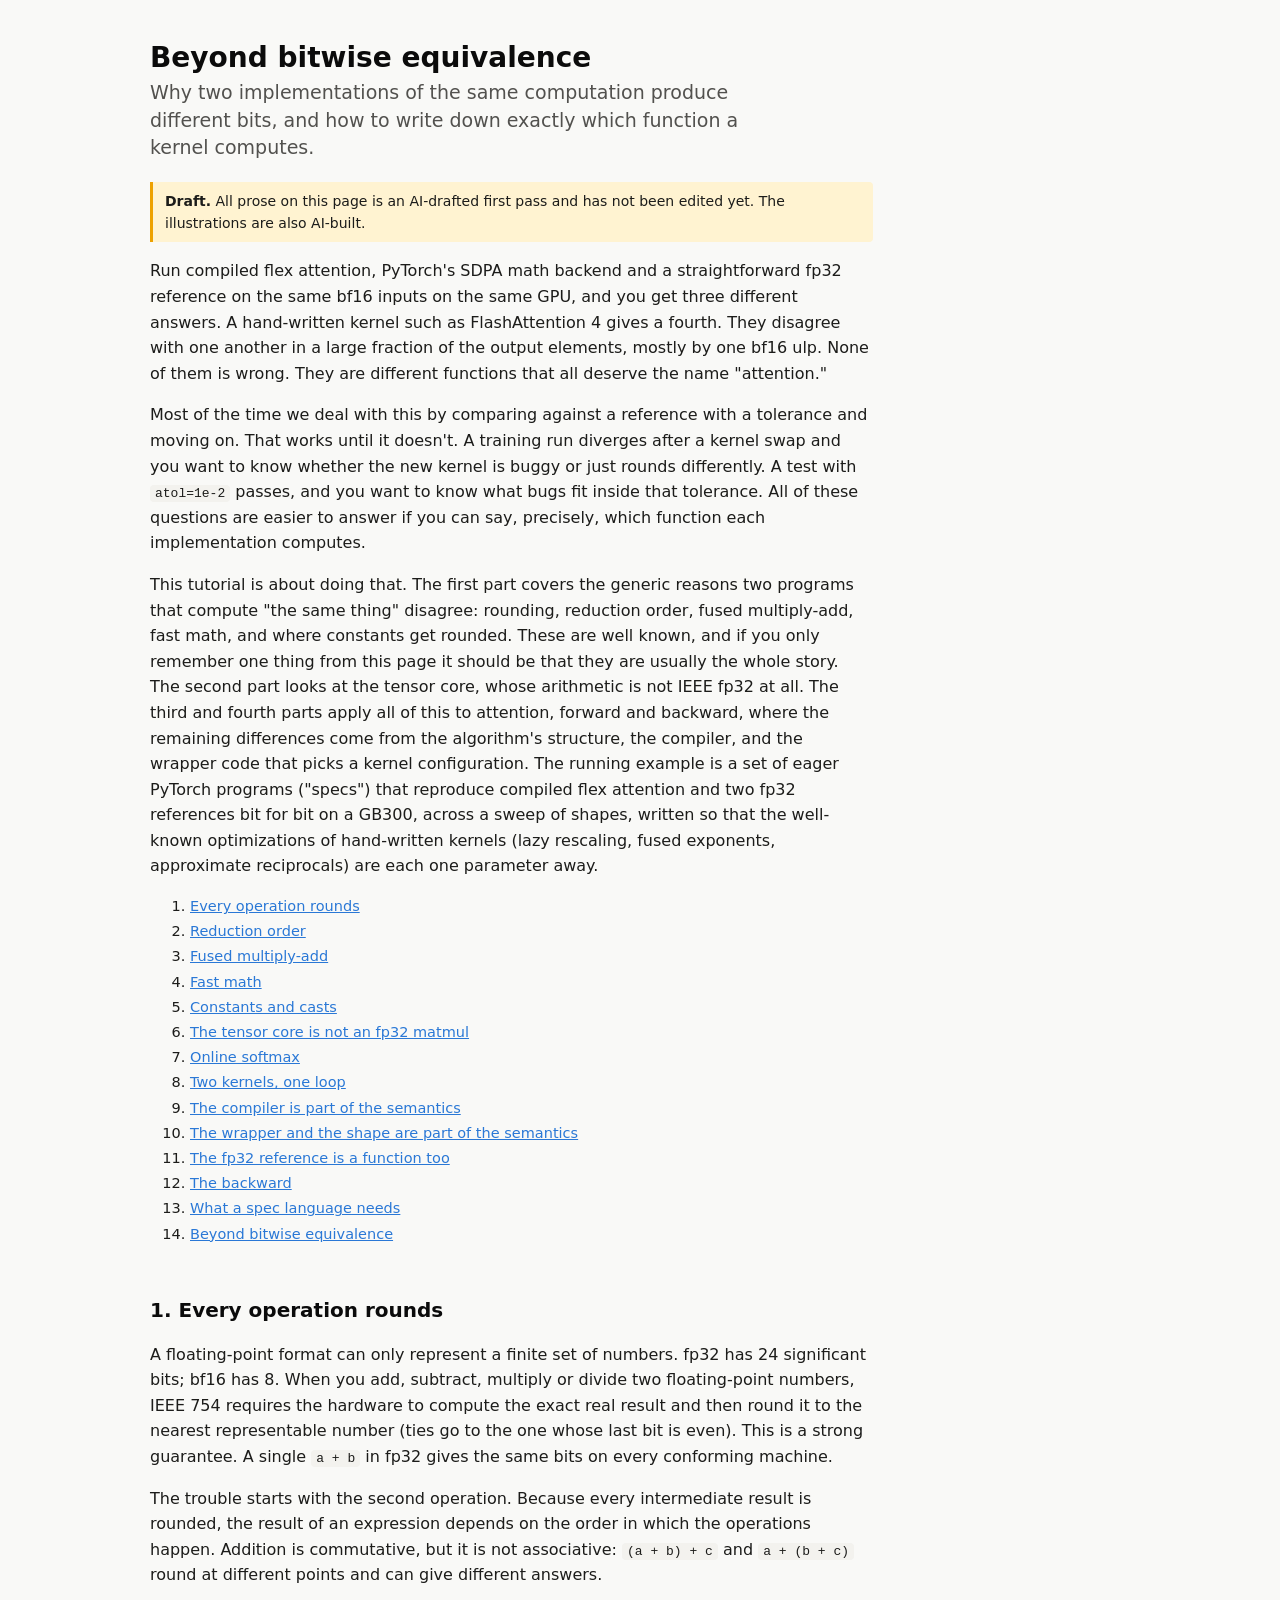
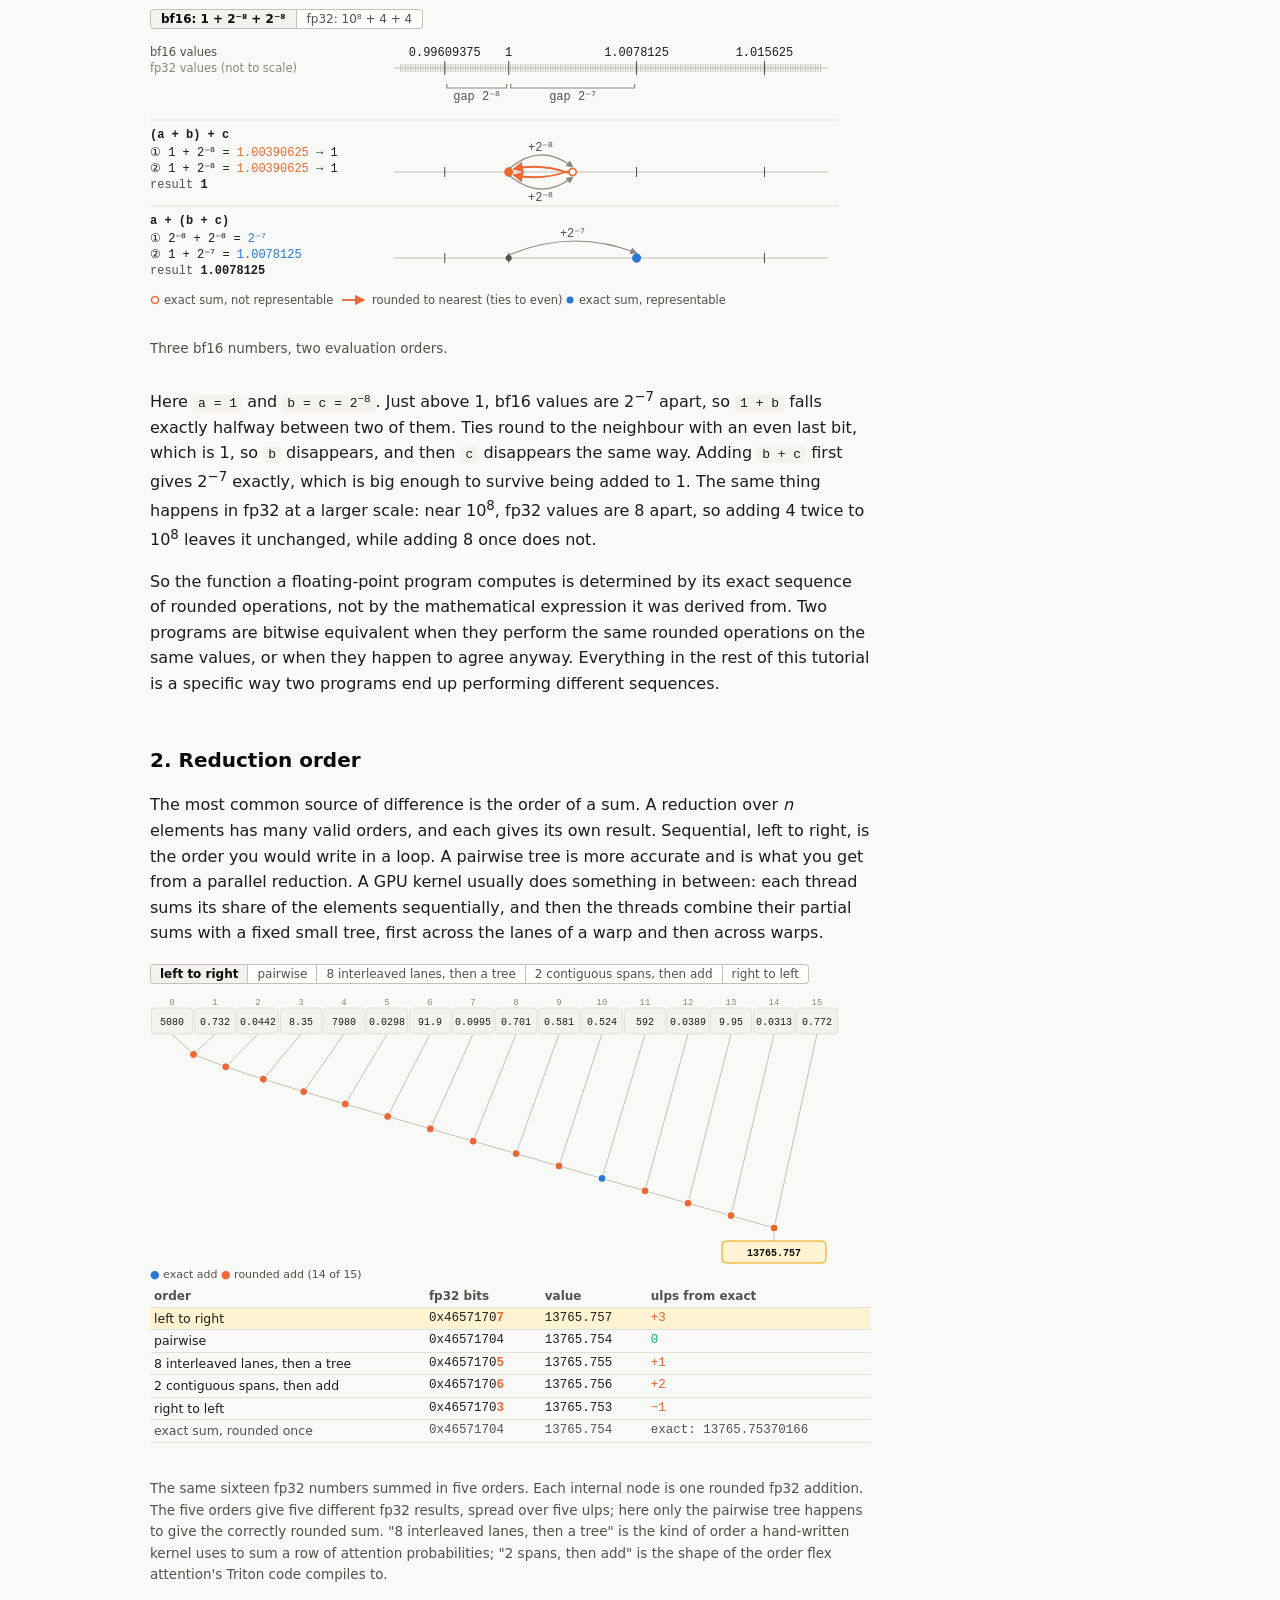
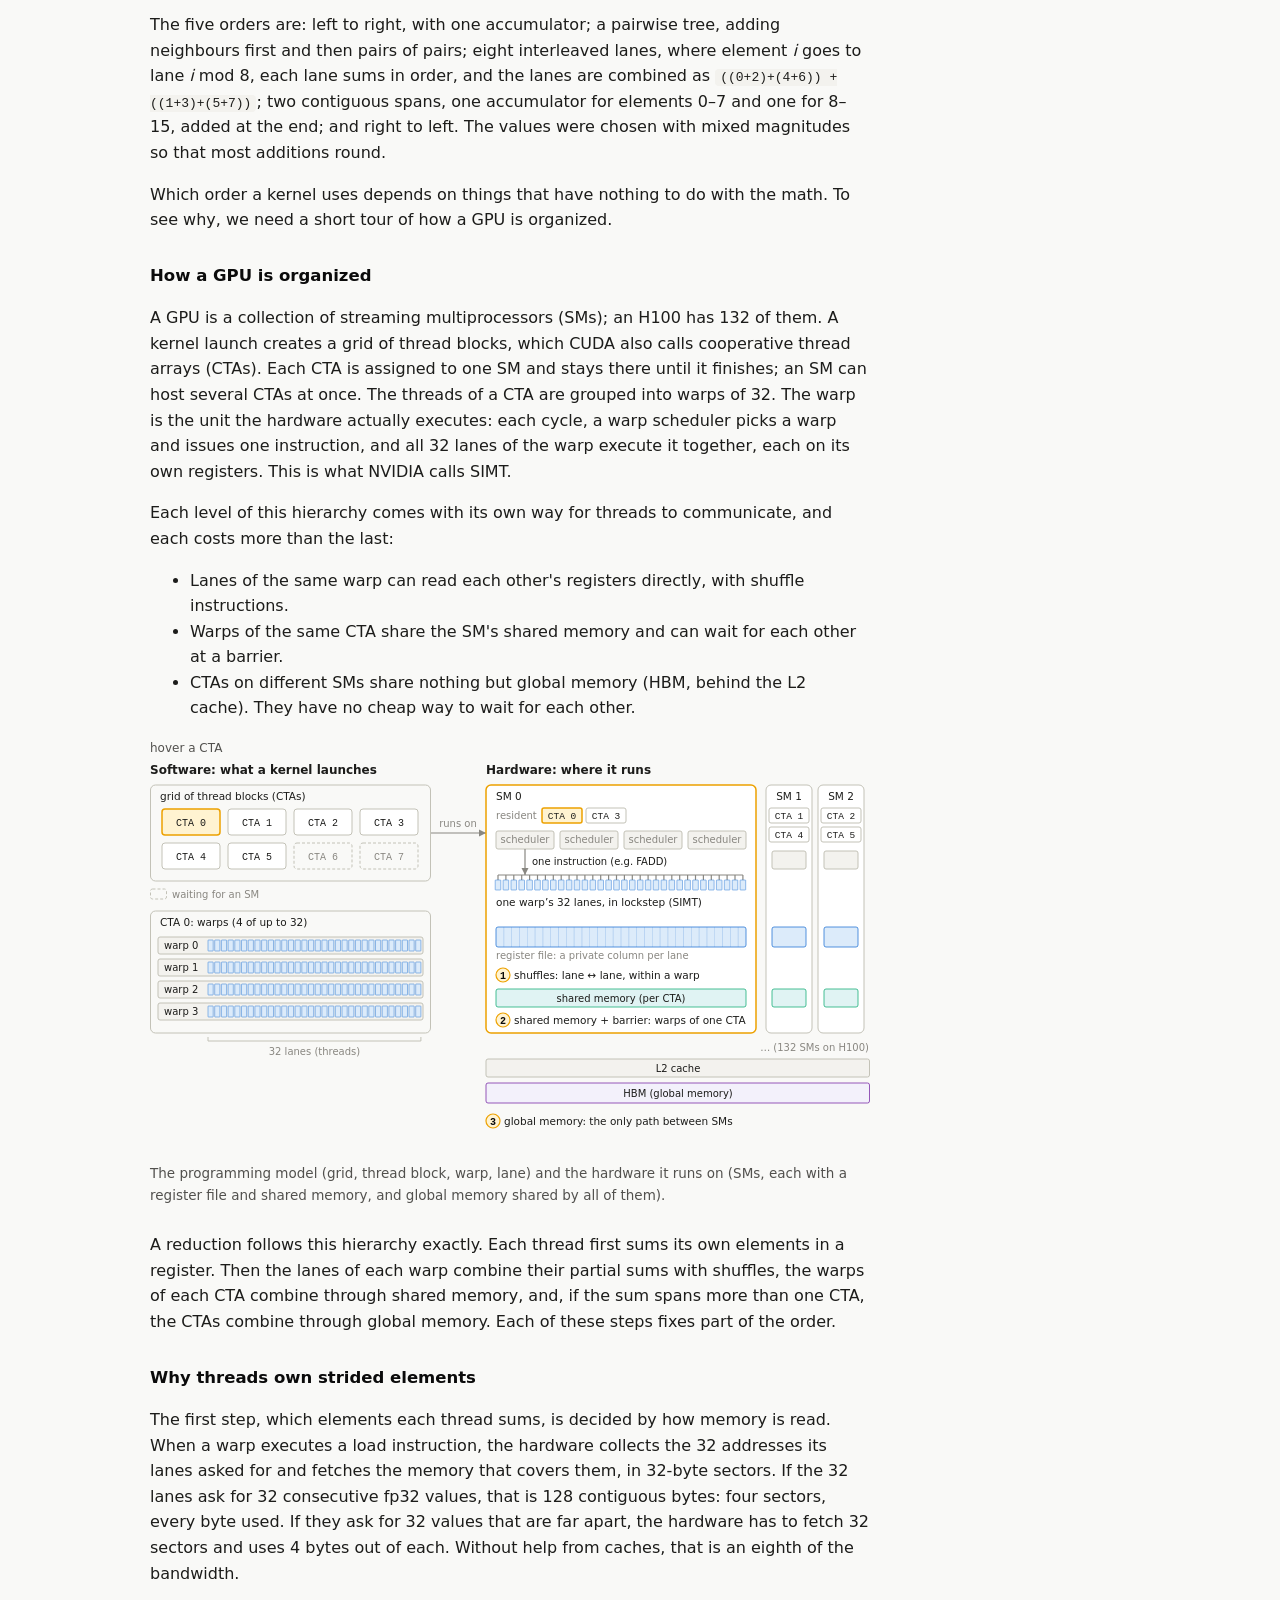
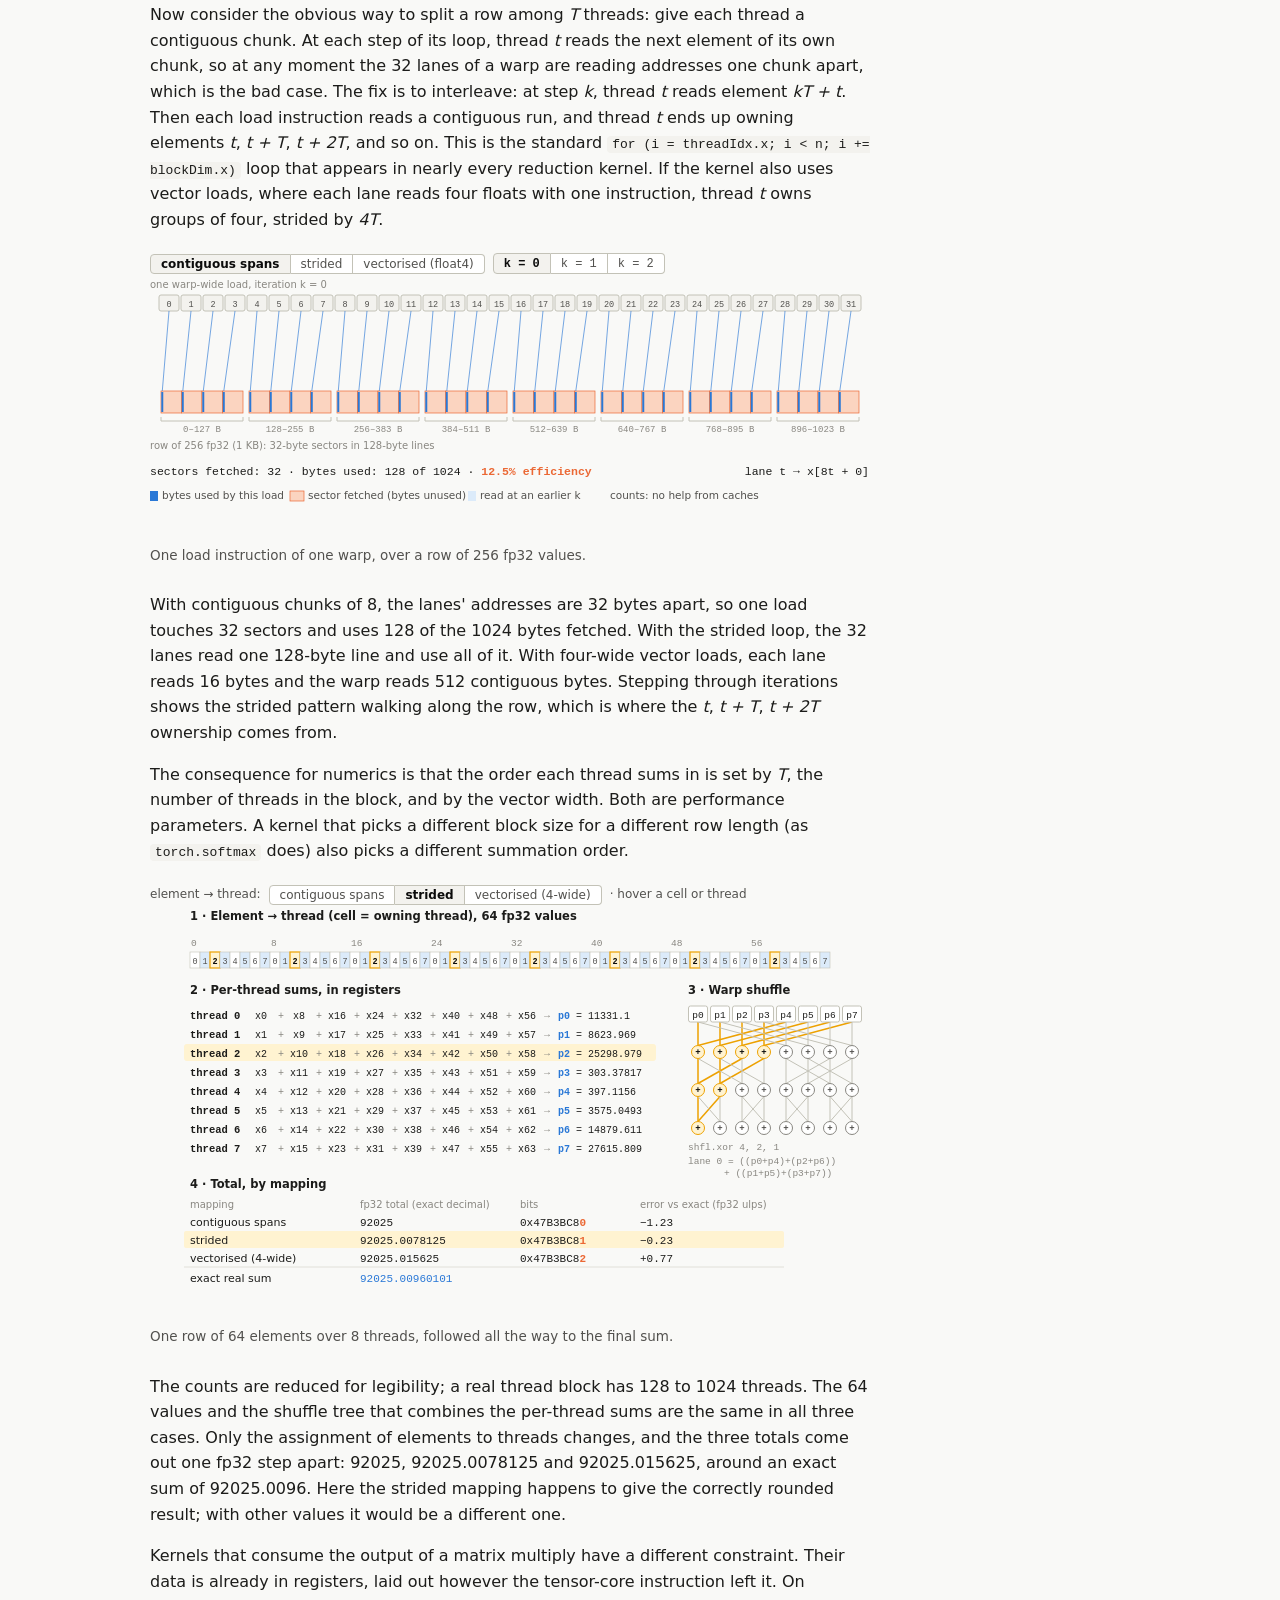
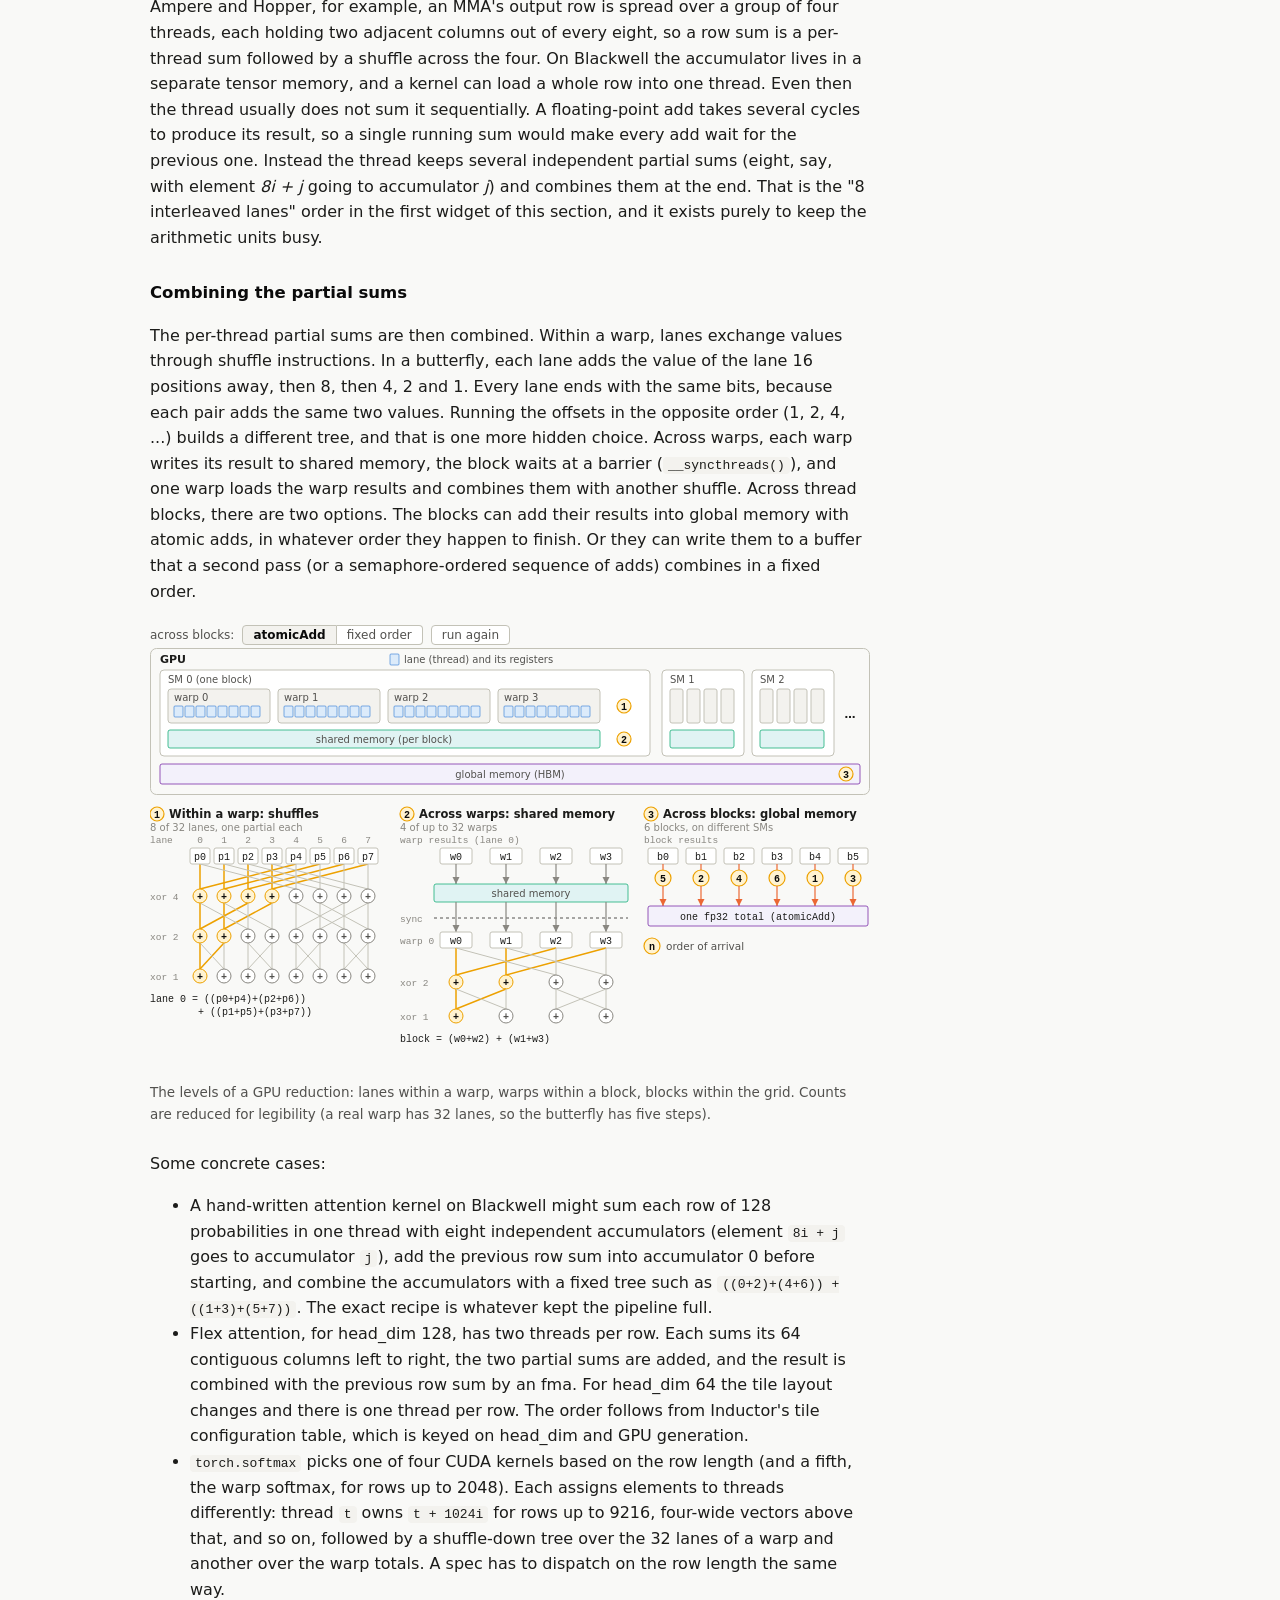
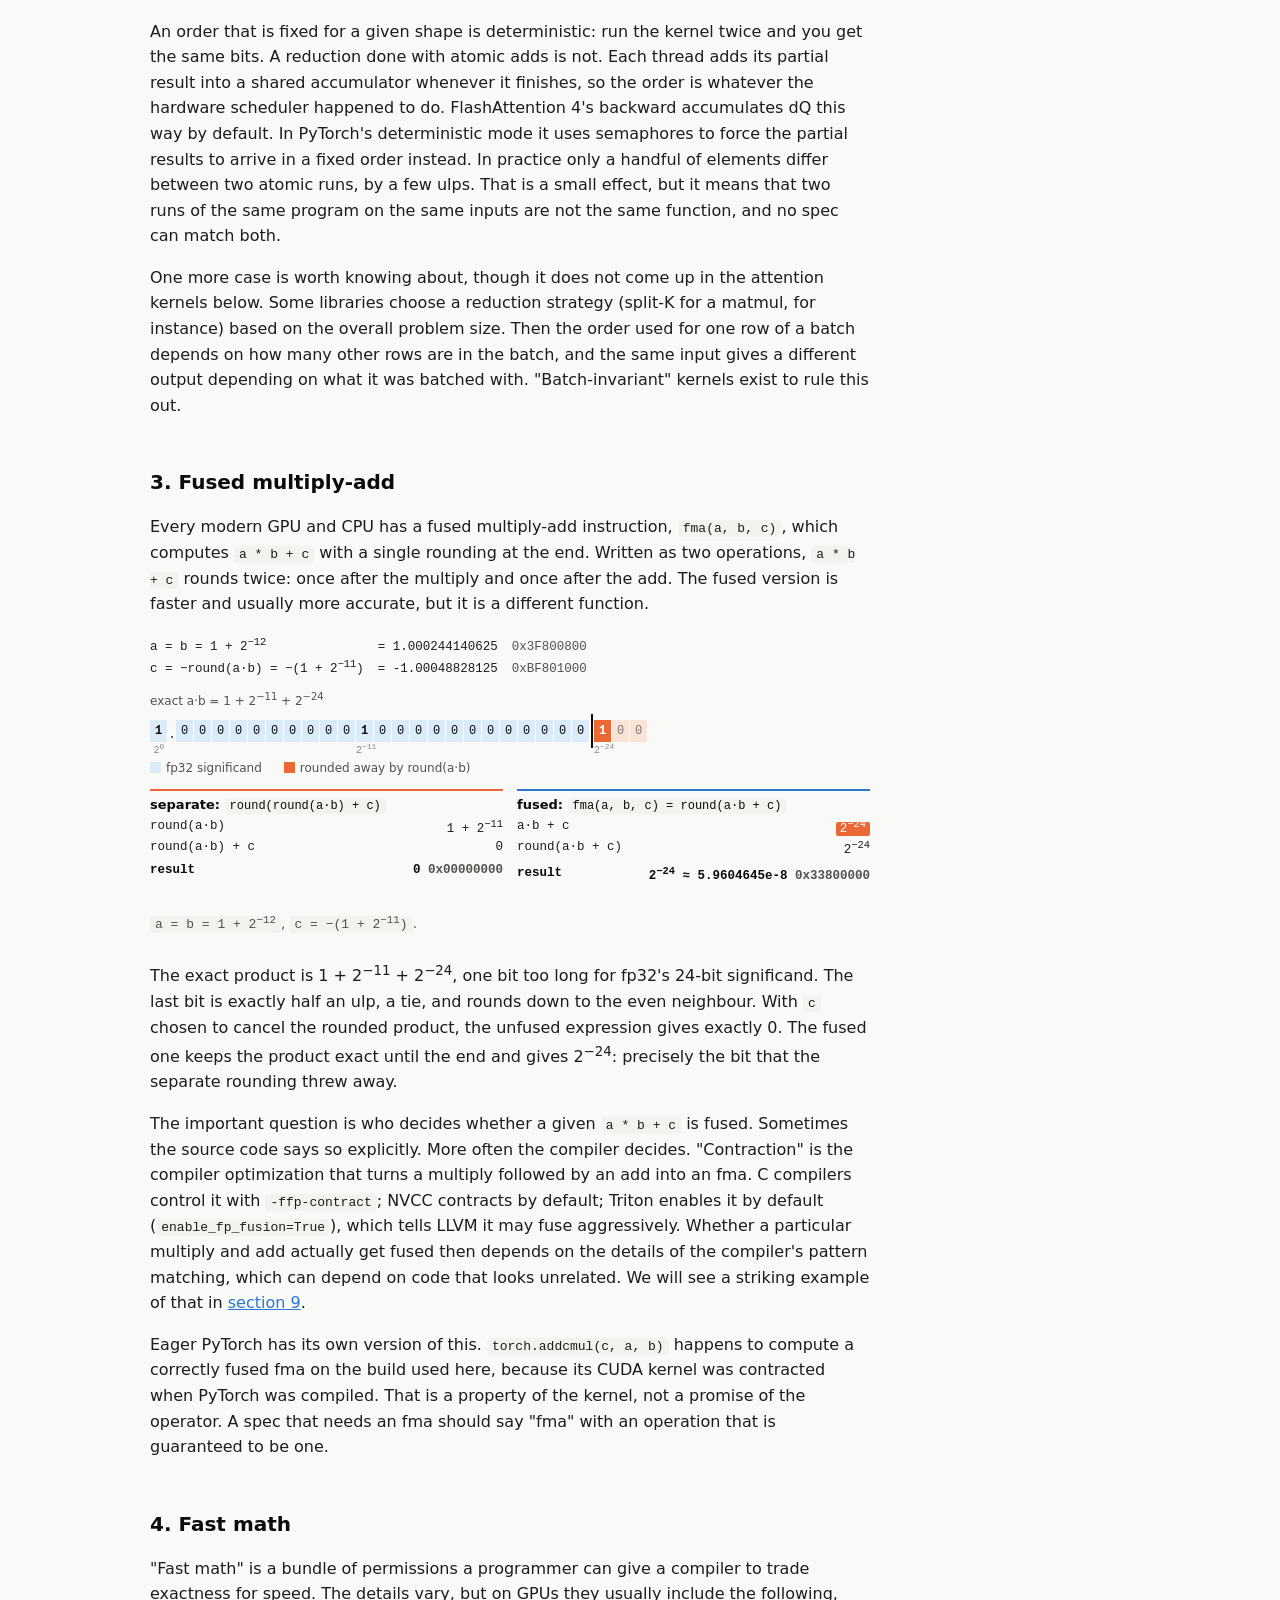
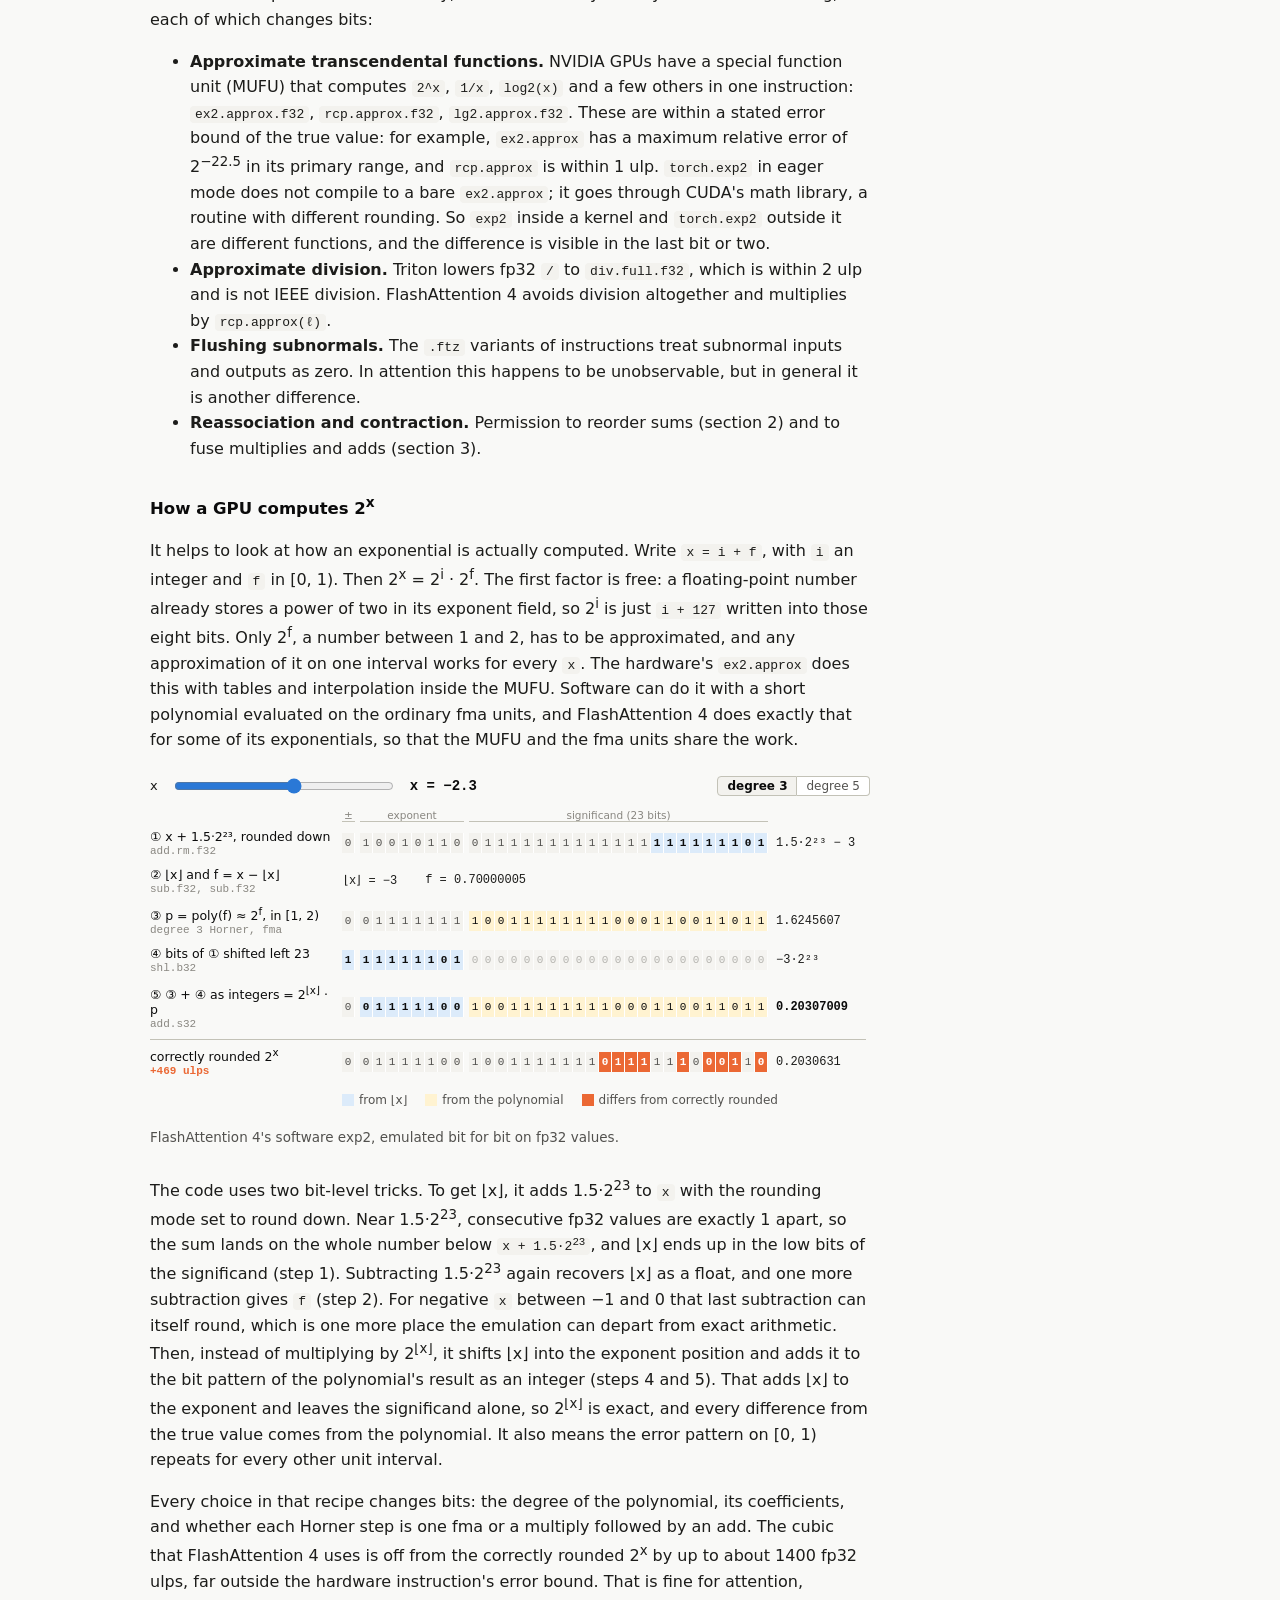
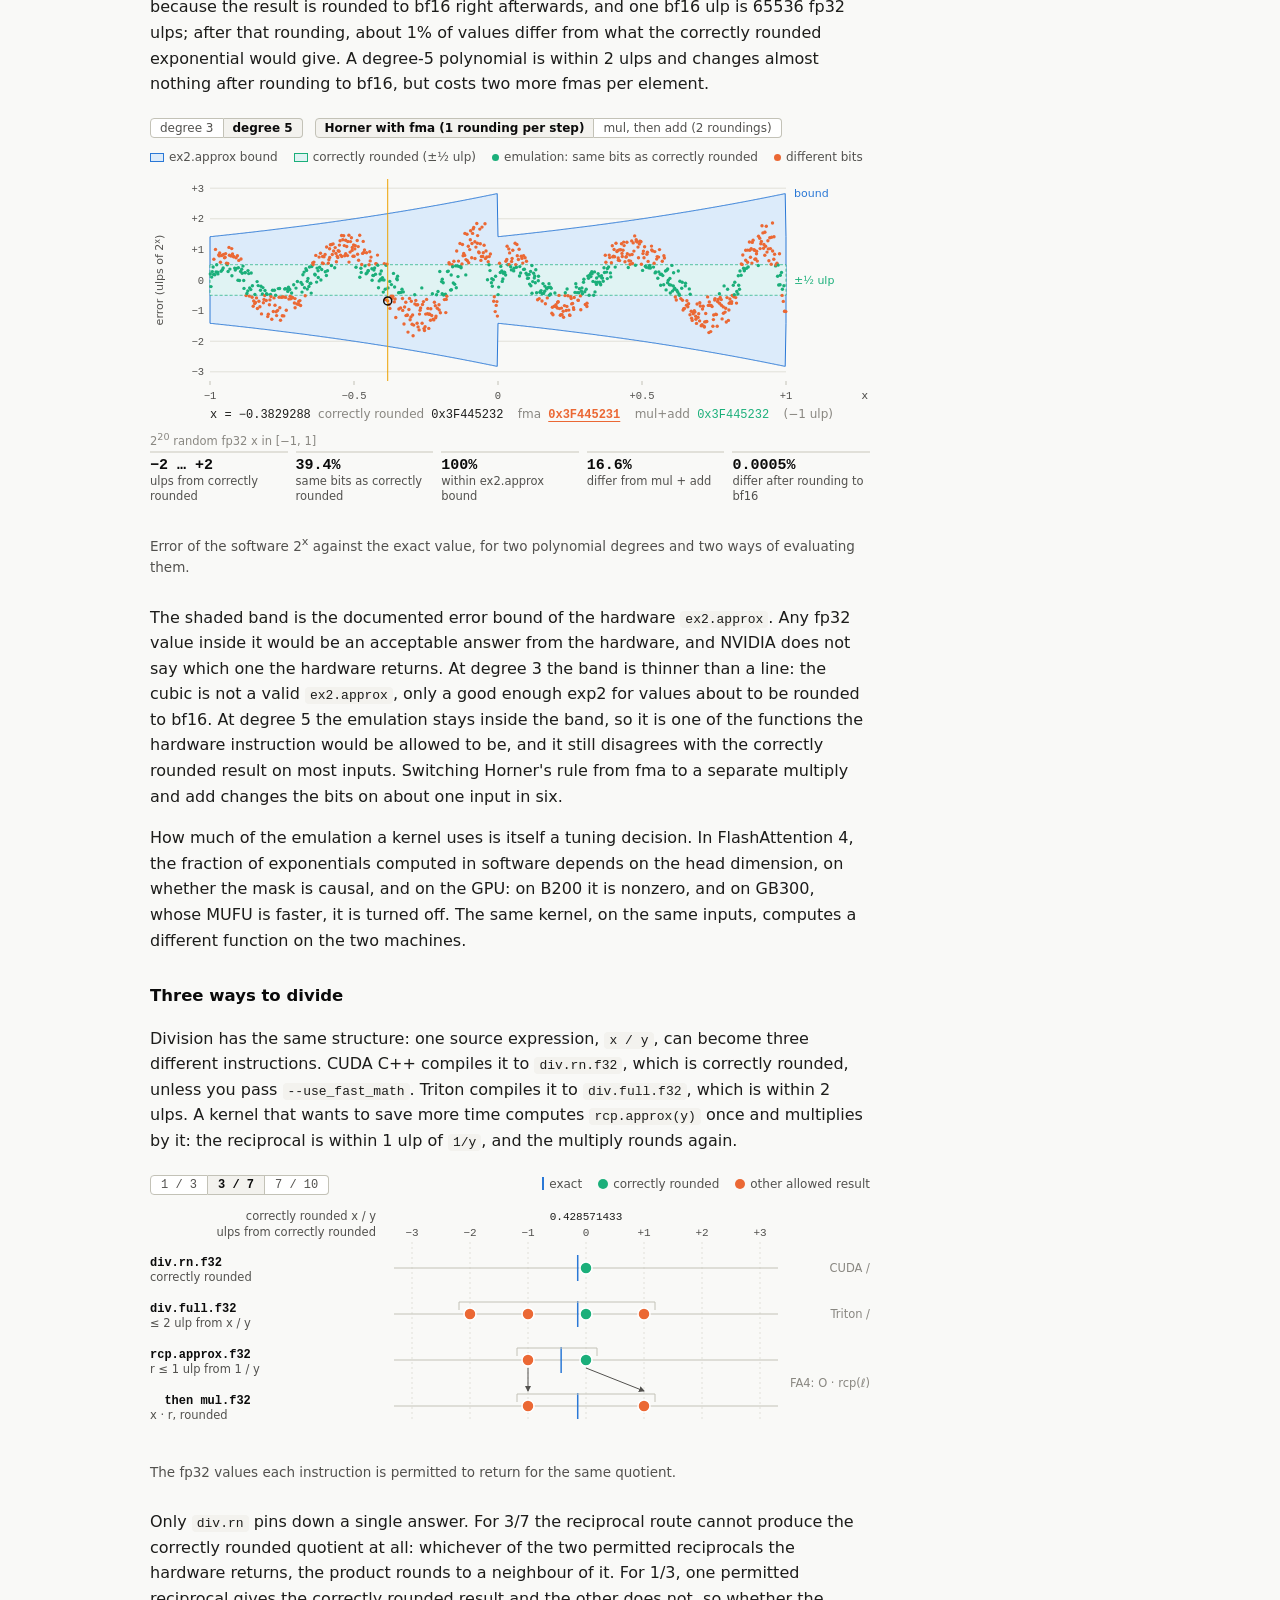
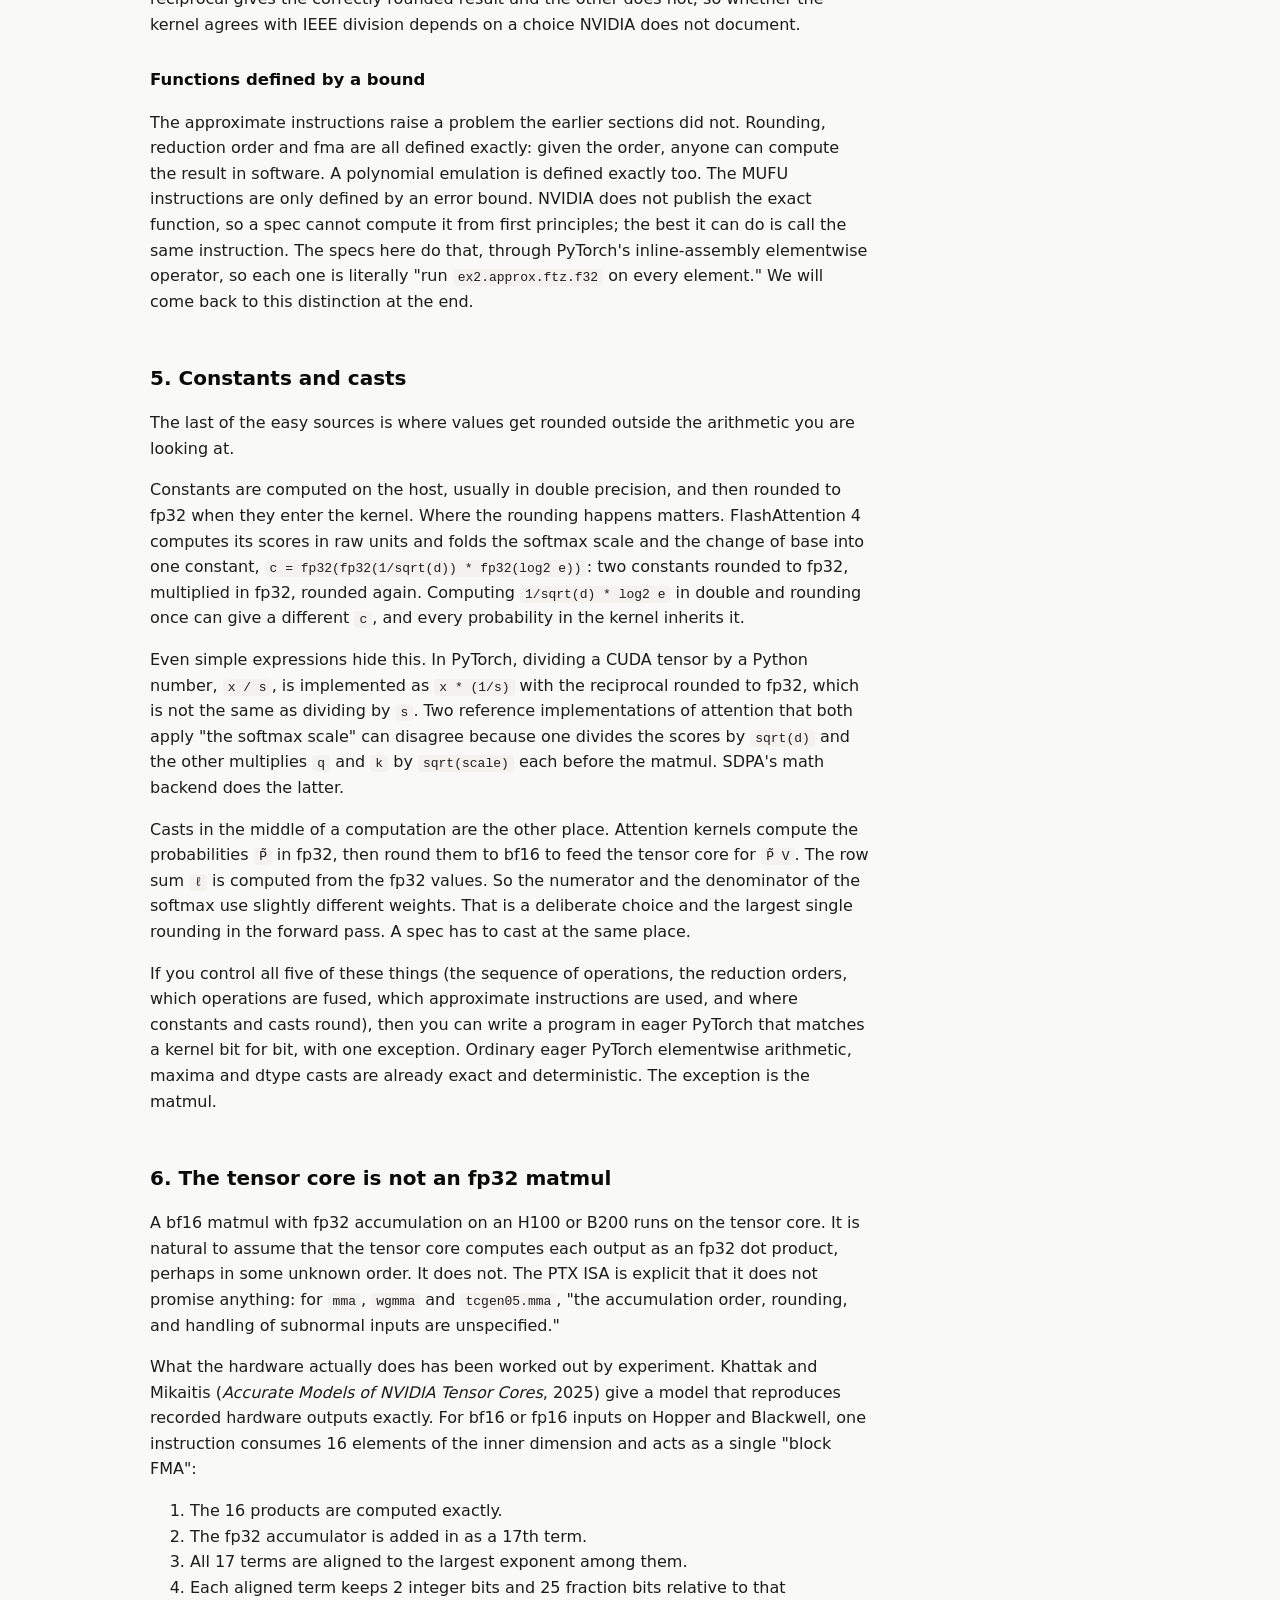
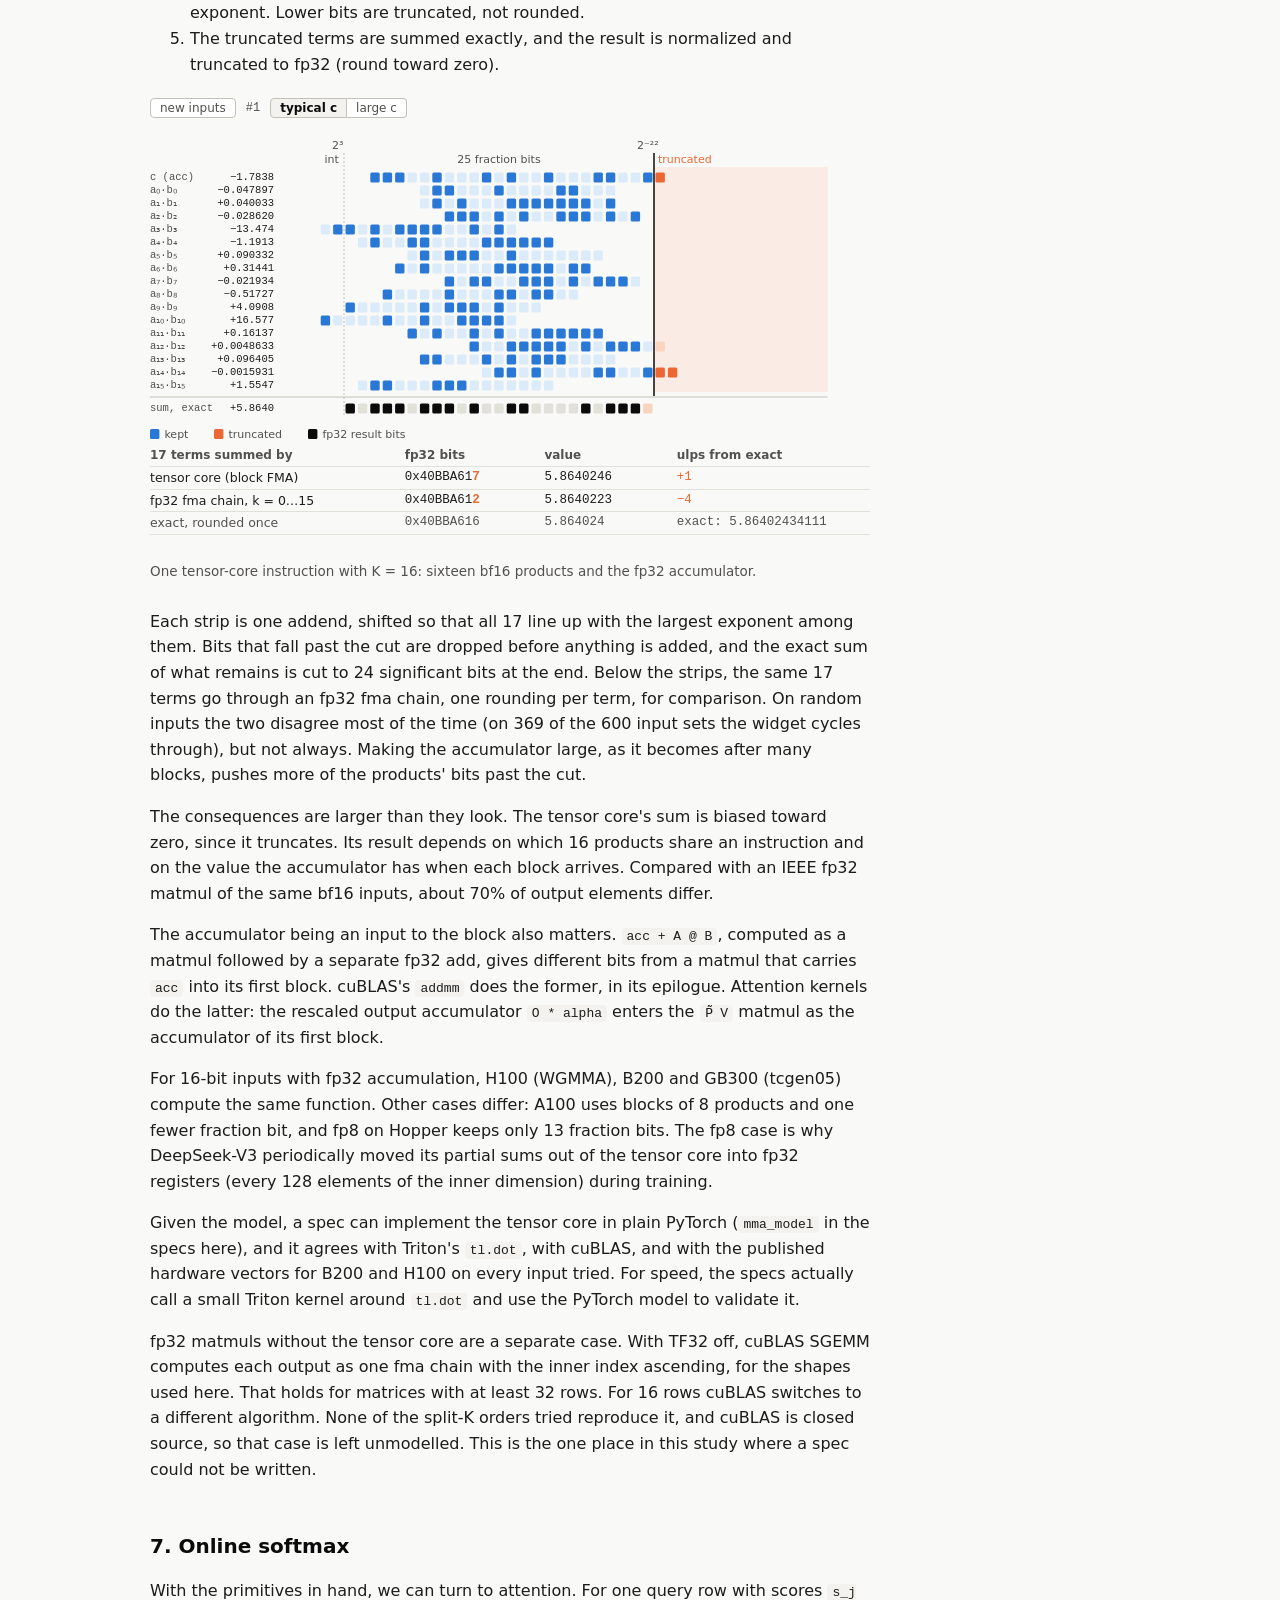
<file: index.html>
<!DOCTYPE html>
<html lang="en">

<head>
  <meta charset="utf-8">
  <meta name="viewport" content="width=device-width, initial-scale=1">
  <script>document.documentElement.classList.toggle('dark', (localStorage.getItem('bbe-theme') ?? (matchMedia('(prefers-color-scheme: dark)').matches ? 'dark' : 'light')) === 'dark');</script>
  <title>Beyond bitwise equivalence</title>
  <meta name="description" content="Why two implementations of the same computation produce different bits, from reduction order and fused multiply-add up to attention kernels, and how to write down exactly which function a kernel computes.">
  <link rel="stylesheet" href="./site.css">
</head>

<body>
  <main>
    <h1>Beyond bitwise equivalence</h1>
    <p class="dek">Why two implementations of the same computation produce
    different bits, and how to write down exactly which function a kernel
    computes.</p>

    <p class="draft"><b>Draft.</b> All prose on this page is an AI-drafted
    first pass and has not been edited yet. The illustrations are also
    AI-built.</p>

    <p>Run compiled flex attention, PyTorch's SDPA math backend and a
    straightforward fp32 reference on the same bf16 inputs on the same GPU,
    and you get three different answers. A hand-written kernel such as
    FlashAttention 4 gives a fourth. They disagree with one another in a
    large fraction of the output elements, mostly by one bf16 ulp. None of
    them is wrong.
    They are different functions that all deserve the name "attention."</p>

    <p>Most of the time we deal with this by comparing against a reference
    with a tolerance and moving on. That works until it doesn't. A training
    run diverges after a kernel swap and you want to know whether the new
    kernel is buggy or just rounds differently. A test with <code>atol=1e-2</code> passes,
    and you want to know what bugs fit inside that tolerance. All of these
    questions are easier to answer if you can say, precisely, which function
    each implementation computes.</p>

    <p>This tutorial is about doing that. The first part covers the generic
    reasons two programs that compute "the same thing" disagree: rounding,
    reduction order, fused multiply-add, fast math, and where constants get
    rounded. These are well known, and if you only remember one thing from
    this page it should be that they are usually the whole story. The second
    part looks at the tensor core, whose arithmetic is not IEEE fp32 at all.
    The third and fourth parts apply all of this to attention, forward and
    backward, where the remaining differences come from the algorithm's
    structure, the compiler, and the wrapper code that picks a kernel
    configuration. The running example is a set of eager PyTorch programs
    ("specs") that reproduce compiled flex attention and two fp32
    references bit for bit on a GB300, across a sweep of shapes, written so
    that the well-known optimizations of hand-written kernels (lazy
    rescaling, fused exponents, approximate reciprocals) are each one
    parameter away.</p>

    <ol class="toc">
      <li><a href="#rounding">Every operation rounds</a></li>
      <li><a href="#reduction">Reduction order</a></li>
      <li><a href="#fma">Fused multiply-add</a></li>
      <li><a href="#fastmath">Fast math</a></li>
      <li><a href="#constants">Constants and casts</a></li>
      <li><a href="#tensorcore">The tensor core is not an fp32 matmul</a></li>
      <li><a href="#online">Online softmax</a></li>
      <li><a href="#variants">Two kernels, one loop</a></li>
      <li><a href="#compiler">The compiler is part of the semantics</a></li>
      <li><a href="#shape">The wrapper and the shape are part of the semantics</a></li>
      <li><a href="#fp32ref">The fp32 reference is a function too</a></li>
      <li><a href="#backward">The backward</a></li>
      <li><a href="#language">What a spec language needs</a></li>
      <li><a href="#beyond">Beyond bitwise equivalence</a></li>
    </ol>

    <!-- ================================================================ -->
    <h2 id="rounding">1. Every operation rounds</h2>

    <p>A floating-point format can only represent a finite set of numbers.
    fp32 has 24 significant bits; bf16 has 8. When you add, subtract,
    multiply or divide two floating-point numbers, IEEE 754 requires the
    hardware to compute the exact real result and then round it to the
    nearest representable number (ties go to the one whose last bit is
    even). This is a strong guarantee. A single <code>a + b</code> in fp32
    gives the same bits on every conforming machine.</p>

    <p>The trouble starts with the second operation. Because every
    intermediate result is rounded, the result of an expression depends on
    the order in which the operations happen. Addition is commutative, but it
    is not associative: <code>(a + b) + c</code> and <code>a + (b + c)</code>
    round at different points and can give different answers.</p>

    <figure>
      <bbe-rounding data-widget></bbe-rounding>
      <figcaption>Three bf16 numbers, two evaluation orders.</figcaption>
    </figure>

    <p>Here <code>a = 1</code> and <code>b = c = 2<sup>&minus;8</sup></code>.
    Just above 1, bf16 values are 2<sup>&minus;7</sup> apart, so
    <code>1 + b</code> falls exactly halfway between two of them. Ties round
    to the neighbour with an even last bit, which is 1, so <code>b</code>
    disappears, and then <code>c</code> disappears the same way. Adding
    <code>b + c</code> first gives 2<sup>&minus;7</sup> exactly, which is
    big enough to survive being added to 1. The same thing happens in fp32
    at a larger scale: near 10<sup>8</sup>, fp32 values are 8 apart, so
    adding 4 twice to 10<sup>8</sup> leaves it unchanged, while adding 8
    once does not.</p>

    <p>So the function a floating-point program computes is determined by
    its exact sequence of rounded operations, not by the mathematical
    expression it was derived from. Two programs are bitwise equivalent when
    they perform the same rounded operations on the same values, or when
    they happen to agree anyway. Everything in the rest of this tutorial is
    a specific way two programs end up performing different sequences.</p>

    <!-- ================================================================ -->
    <h2 id="reduction">2. Reduction order</h2>

    <p>The most common source of difference is the order of a sum. A
    reduction over <i>n</i> elements has many valid orders, and each gives
    its own result. Sequential, left to right, is the order you would write
    in a loop. A pairwise tree is more accurate and is what you get from a
    parallel reduction. A GPU kernel usually does something in between: each
    thread sums its share of the elements sequentially, and then the threads
    combine their partial sums with a fixed small tree, first across the
    lanes of a warp and then across warps.</p>

    <figure>
      <bbe-reduce data-widget></bbe-reduce>
      <figcaption>The same sixteen fp32 numbers summed in five orders. Each
      internal node is one rounded fp32 addition. The five orders give five
      different fp32 results, spread over five ulps; here only the pairwise
      tree happens to give the correctly rounded sum. "8 interleaved lanes, then
      a tree" is the kind of order a hand-written kernel uses to sum a row of
      attention probabilities; "2 spans, then add" is the shape of the order
      flex attention's Triton code compiles to.</figcaption>
    </figure>

    <p>The five orders are: left to right, with one accumulator; a pairwise
    tree, adding neighbours first and then pairs of pairs; eight
    interleaved lanes, where element <i>i</i> goes to lane <i>i</i> mod 8,
    each lane sums in order, and the lanes are combined as
    <code>((0+2)+(4+6)) + ((1+3)+(5+7))</code>; two contiguous spans, one
    accumulator for elements 0&ndash;7 and one for 8&ndash;15, added at the
    end; and right to left. The values were chosen with mixed magnitudes so
    that most additions round.</p>

    <p>Which order a kernel uses depends on things that have nothing to do
    with the math. To see why, we need a short tour of how a GPU is
    organized.</p>

    <h3>How a GPU is organized</h3>

    <p>A GPU is a collection of streaming multiprocessors (SMs); an H100 has
    132 of them. A kernel launch creates a grid of thread blocks, which
    CUDA also calls cooperative thread arrays (CTAs). Each CTA is assigned
    to one SM and stays there until it finishes; an SM can host several
    CTAs at once. The threads of a CTA are grouped into warps of 32. The
    warp is the unit the hardware actually executes: each cycle, a warp
    scheduler picks a warp and issues one instruction, and all 32 lanes of
    the warp execute it together, each on its own registers. This is what
    NVIDIA calls SIMT.</p>

    <p>Each level of this hierarchy comes with its own way for threads to
    communicate, and each costs more than the last:</p>

    <ul>
      <li>Lanes of the same warp can read each other's registers directly,
      with shuffle instructions.</li>
      <li>Warps of the same CTA share the SM's shared memory and can wait
      for each other at a barrier.</li>
      <li>CTAs on different SMs share nothing but global memory (HBM, behind
      the L2 cache). They have no cheap way to wait for each other.</li>
    </ul>

    <figure>
      <bbe-gpuorg data-widget></bbe-gpuorg>
      <figcaption>The programming model (grid, thread block, warp, lane) and
      the hardware it runs on (SMs, each with a register file and shared
      memory, and global memory shared by all of them).</figcaption>
    </figure>

    <p>A reduction follows this hierarchy exactly. Each thread first sums
    its own elements in a register. Then the lanes of each warp combine
    their partial sums with shuffles, the warps of each CTA combine through
    shared memory, and, if the sum spans more than one CTA, the CTAs combine
    through global memory. Each of these steps fixes part of the order.</p>

    <h3>Why threads own strided elements</h3>

    <p>The first step, which elements each thread sums, is decided by how
    memory is read. When a warp executes a load instruction, the hardware
    collects the 32 addresses its lanes asked for and fetches the memory
    that covers them, in 32-byte sectors. If the 32 lanes ask for 32
    consecutive fp32 values, that is 128 contiguous bytes: four sectors,
    every byte used. If they ask for 32 values that are far apart, the
    hardware has to fetch 32 sectors and uses 4 bytes out of each. Without
    help from caches, that is an eighth of the bandwidth.</p>

    <p>Now consider the obvious way to split a row among <i>T</i> threads:
    give each thread a contiguous chunk. At each step of its loop, thread
    <i>t</i> reads the next element of its own chunk, so at any moment the
    32 lanes of a warp are reading addresses one chunk apart, which is the
    bad case. The fix is to interleave: at step <i>k</i>, thread <i>t</i>
    reads element <i>kT + t</i>. Then each load instruction reads a
    contiguous run, and thread <i>t</i> ends up owning elements <i>t</i>,
    <i>t + T</i>, <i>t + 2T</i>, and so on. This is the standard
    <code>for (i = threadIdx.x; i &lt; n; i += blockDim.x)</code> loop that
    appears in nearly every reduction kernel. If the kernel also uses
    vector loads, where each lane reads four floats with one instruction,
    thread <i>t</i> owns groups of four, strided by <i>4T</i>.</p>

    <figure>
      <bbe-coalesce data-widget></bbe-coalesce>
      <figcaption>One load instruction of one warp, over a row of 256
      fp32 values.</figcaption>
    </figure>

    <p>With contiguous chunks of 8, the lanes' addresses are 32 bytes
    apart, so one load touches 32 sectors and uses 128 of the 1024 bytes
    fetched. With the strided loop, the 32 lanes read one 128-byte line and
    use all of it. With four-wide vector loads, each lane reads 16 bytes and
    the warp reads 512 contiguous bytes. Stepping through iterations shows
    the strided pattern walking along the row, which is where the
    <i>t</i>, <i>t + T</i>, <i>t + 2T</i> ownership comes from.</p>

    <p>The consequence for numerics is that the order each thread sums in is
    set by <i>T</i>, the number of threads in the block, and by the vector
    width. Both are performance parameters. A kernel that picks a different
    block size for a different row length (as <code>torch.softmax</code>
    does) also picks a different summation order.</p>

    <figure>
      <bbe-hwmap data-widget></bbe-hwmap>
      <figcaption>One row of 64 elements over 8 threads, followed all the
      way to the final sum.</figcaption>
    </figure>

    <p>The counts are reduced for legibility; a real thread block has 128
    to 1024 threads. The 64 values and the shuffle tree that combines the
    per-thread sums are the same in all three cases. Only the assignment of
    elements to threads changes, and the three totals come out one fp32
    step apart: 92025, 92025.0078125 and 92025.015625, around an exact sum
    of 92025.0096. Here the strided mapping happens to give the correctly
    rounded result; with other values it would be a different one.</p>

    <p>Kernels that consume the output of a matrix multiply have a different
    constraint. Their data is already in registers, laid out however the
    tensor-core instruction left it. On Ampere and Hopper, for example, an
    MMA's output row is spread over a group of four threads, each holding
    two adjacent columns out of every eight, so a row sum is a per-thread sum
    followed by a shuffle across the four. On Blackwell the accumulator
    lives in a separate tensor memory, and a kernel can load a whole row
    into one thread. Even then the thread usually does not sum it
    sequentially. A floating-point add takes several cycles to produce its
    result, so a single running sum would make every add wait for the
    previous one. Instead the thread keeps several independent partial
    sums (eight, say, with element <i>8i + j</i> going to accumulator
    <i>j</i>) and combines them at the end. That is the "8 interleaved
    lanes" order in the first widget of this section, and it exists purely to keep the
    arithmetic units busy.</p>

    <h3>Combining the partial sums</h3>

    <p>The per-thread partial sums are then combined. Within a warp, lanes
    exchange values through shuffle instructions. In a butterfly, each lane
    adds the value of the lane 16 positions away, then 8, then 4, 2 and 1.
    Every lane ends with the same bits, because each pair adds the same two
    values. Running the offsets in the opposite order (1, 2, 4, ...) builds
    a different tree, and that is one more hidden choice. Across warps, each
    warp writes its result to shared memory, the block waits at a barrier
    (<code>__syncthreads()</code>), and one warp loads the warp results and
    combines them with another shuffle. Across thread blocks, there are two options. The
    blocks can add their results into global memory with atomic adds, in
    whatever order they happen to finish. Or they can write them to a
    buffer that a second pass (or a semaphore-ordered sequence of adds)
    combines in a fixed order.</p>

    <figure>
      <bbe-hwtree data-widget></bbe-hwtree>
      <figcaption>The levels of a GPU reduction: lanes within a warp, warps
      within a block, blocks within the grid. Counts are reduced for
      legibility (a real warp has 32 lanes, so the butterfly has five
      steps).</figcaption>
    </figure>

    <p>Some concrete cases:</p>

    <ul>
      <li>A hand-written attention kernel on Blackwell might sum each row of
      128 probabilities in one thread with eight independent accumulators
      (element <code>8i + j</code> goes to accumulator <code>j</code>), add
      the previous row sum into accumulator 0 before starting, and combine
      the accumulators with a fixed tree such as
      <code>((0+2)+(4+6)) + ((1+3)+(5+7))</code>. The exact recipe is
      whatever kept the pipeline full.</li>
      <li>Flex attention, for head_dim 128, has two threads per row. Each sums
      its 64 contiguous columns left to right, the two partial sums are
      added, and the result is combined with the previous row sum by an
      fma. For head_dim 64 the tile layout changes and there is one thread
      per row. The order follows from Inductor's tile configuration table,
      which is keyed on head_dim and GPU generation.</li>
      <li><code>torch.softmax</code> picks one of four CUDA kernels based on
      the row length (and a fifth, the warp softmax, for rows up to 2048).
      Each assigns elements to threads differently: thread <code>t</code>
      owns <code>t + 1024i</code> for rows up to 9216, four-wide vectors
      above that, and so on, followed by a shuffle-down tree over the 32
      lanes of a warp and another over the warp totals. A spec has to
      dispatch on the row length the same way.</li>
    </ul>

    <p>An order that is fixed for a given shape is deterministic: run the
    kernel twice and you get the same bits. A reduction done with atomic
    adds is not. Each thread adds its partial result into a shared
    accumulator whenever it finishes, so the order is whatever the hardware
    scheduler happened to do. FlashAttention 4's backward accumulates dQ
    this way by default. In PyTorch's deterministic mode it uses semaphores
    to force the partial results to arrive in a fixed order instead. In
    practice only a handful of elements differ between two atomic runs, by
    a few ulps. That is a small effect, but it means that two runs of the
    same program on the same inputs are not the same function, and no spec
    can match both.</p>

    <p>One more case is worth knowing about, though it does not come up in
    the attention kernels below. Some libraries choose a reduction strategy
    (split-K for a matmul, for instance) based on the overall problem size.
    Then the order used for one row of a batch depends on how many other
    rows are in the batch, and the same input gives a different output
    depending on what it was batched with. "Batch-invariant" kernels exist
    to rule this out.</p>

    <!-- ================================================================ -->
    <h2 id="fma">3. Fused multiply-add</h2>

    <p>Every modern GPU and CPU has a fused multiply-add instruction,
    <code>fma(a, b, c)</code>, which computes <code>a * b + c</code> with a
    single rounding at the end. Written as two operations, <code>a * b +
    c</code> rounds twice: once after the multiply and once after the add.
    The fused version is faster and usually more accurate, but it is a
    different function.</p>

    <figure>
      <bbe-fma data-widget></bbe-fma>
      <figcaption><code>a = b = 1 + 2<sup>&minus;12</sup></code>,
      <code>c = &minus;(1 + 2<sup>&minus;11</sup>)</code>.</figcaption>
    </figure>

    <p>The exact product is 1 + 2<sup>&minus;11</sup> +
    2<sup>&minus;24</sup>, one bit too long for fp32's 24-bit significand.
    The last bit is exactly half an ulp, a tie, and rounds down to the even
    neighbour. With <code>c</code> chosen to cancel the rounded product, the
    unfused expression gives exactly 0. The fused one keeps the product
    exact until the end and gives 2<sup>&minus;24</sup>: precisely the bit
    that the separate rounding threw away.</p>

    <p>The important question is who decides whether a given
    <code>a * b + c</code> is fused. Sometimes the source code says so
    explicitly. More often the compiler decides. "Contraction" is the
    compiler optimization that turns a multiply followed by an add into an
    fma. C compilers control it with <code>-ffp-contract</code>; NVCC
    contracts by default; Triton enables it by default
    (<code>enable_fp_fusion=True</code>), which tells LLVM it may fuse
    aggressively. Whether a particular multiply and add actually get fused
    then depends on the details of the compiler's pattern matching, which
    can depend on code that looks unrelated. We will see a striking example
    of that in <a href="#compiler">section 9</a>.</p>

    <p>Eager PyTorch has its own version of this. <code>torch.addcmul(c, a,
    b)</code> happens to compute a correctly fused fma on the build used
    here, because its CUDA kernel was contracted when PyTorch was compiled.
    That is a property of the kernel, not a promise of the operator. A spec
    that needs an fma should say "fma" with an operation that is guaranteed
    to be one.</p>

    <!-- ================================================================ -->
    <h2 id="fastmath">4. Fast math</h2>

    <p>"Fast math" is a bundle of permissions a programmer can give a
    compiler to trade exactness for speed. The details vary, but on GPUs they
    usually include the following, each of which changes bits:</p>

    <ul>
      <li><b>Approximate transcendental functions.</b> NVIDIA GPUs have a
      special function unit (MUFU) that computes <code>2^x</code>,
      <code>1/x</code>, <code>log2(x)</code> and a few others in one
      instruction: <code>ex2.approx.f32</code>, <code>rcp.approx.f32</code>,
      <code>lg2.approx.f32</code>. These are within a stated error bound of
      the true value: for example, <code>ex2.approx</code> has a maximum
      relative error of 2<sup>&minus;22.5</sup> in its primary range, and
      <code>rcp.approx</code> is within 1 ulp. <code>torch.exp2</code> in
      eager mode does not compile to a bare
      <code>ex2.approx</code>; it goes through CUDA's math library, a routine with different rounding. So <code>exp2</code> inside a
      kernel and <code>torch.exp2</code> outside it are different functions,
      and the difference is visible in the last bit or two.</li>
      <li><b>Approximate division.</b> Triton lowers fp32 <code>/</code> to
      <code>div.full.f32</code>, which is within 2 ulp and is not IEEE
      division. FlashAttention 4 avoids division altogether and multiplies by
      <code>rcp.approx(ℓ)</code>.</li>
      <li><b>Flushing subnormals.</b> The <code>.ftz</code> variants of
      instructions treat subnormal inputs and outputs as zero. In attention
      this happens to be unobservable, but in general it is another
      difference.</li>
      <li><b>Reassociation and contraction.</b> Permission to reorder sums
      (section 2) and to fuse multiplies and adds (section 3).</li>
    </ul>

    <h3>How a GPU computes 2<sup>x</sup></h3>

    <p>It helps to look at how an exponential is actually computed. Write
    <code>x = i + f</code>, with <code>i</code> an integer and
    <code>f</code> in [0, 1). Then 2<sup>x</sup> = 2<sup>i</sup> &middot;
    2<sup>f</sup>. The first factor is free: a floating-point number already
    stores a power of two in its exponent field, so 2<sup>i</sup> is just
    <code>i + 127</code> written into those eight bits. Only
    2<sup>f</sup>, a number between 1 and 2, has to be approximated, and
    any approximation of it on one interval works for every <code>x</code>.
    The hardware's <code>ex2.approx</code> does this with tables and
    interpolation inside the MUFU. Software can do it with a short
    polynomial evaluated on the ordinary fma units, and FlashAttention 4
    does exactly that for some of its exponentials, so that the MUFU and the
    fma units share the work.</p>

    <figure>
      <bbe-transc-ex2 data-widget></bbe-transc-ex2>
      <figcaption>FlashAttention 4's software exp2, emulated bit for bit on
      fp32 values.</figcaption>
    </figure>

    <p>The code uses two bit-level tricks. To get &lfloor;x&rfloor;, it adds
    1.5&middot;2<sup>23</sup> to <code>x</code> with the rounding mode set
    to round down. Near 1.5&middot;2<sup>23</sup>, consecutive fp32 values
    are exactly 1 apart, so the sum lands on the whole number below
    <code>x + 1.5&middot;2<sup>23</sup></code>, and &lfloor;x&rfloor; ends
    up in the low bits of the significand (step 1). Subtracting
    1.5&middot;2<sup>23</sup> again recovers &lfloor;x&rfloor; as a float,
    and one more subtraction gives <code>f</code> (step 2). For negative
    <code>x</code> between &minus;1 and 0 that last subtraction can itself
    round, which is one more place the emulation can depart from exact
    arithmetic. Then, instead of multiplying by 2<sup>&lfloor;x&rfloor;</sup>,
    it shifts &lfloor;x&rfloor; into the exponent position and adds it to
    the bit pattern of the polynomial's result as an integer (steps 4 and
    5). That adds &lfloor;x&rfloor; to the exponent and leaves the
    significand alone, so 2<sup>&lfloor;x&rfloor;</sup> is exact, and every
    difference from the true value comes from the polynomial. It also means
    the error pattern on [0, 1) repeats for every other unit interval.</p>

    <p>Every choice in that recipe changes bits: the degree of the
    polynomial, its coefficients, and whether each Horner step is one fma or
    a multiply followed by an add. The cubic that FlashAttention 4 uses is
    off from the correctly rounded 2<sup>x</sup> by up to about 1400 fp32
    ulps, far outside the hardware instruction's error bound. That is fine
    for attention, because the result is rounded to bf16 right afterwards,
    and one bf16 ulp is 65536 fp32 ulps; after that rounding, about 1% of
    values differ from what the correctly rounded exponential would give. A
    degree-5 polynomial is within 2 ulps and changes almost nothing after
    rounding to bf16, but costs two more fmas per element.</p>

    <figure>
      <bbe-transc-err data-widget></bbe-transc-err>
      <figcaption>Error of the software 2<sup>x</sup> against the exact
      value, for two polynomial degrees and two ways of evaluating
      them.</figcaption>
    </figure>

    <p>The shaded band is the documented error bound of the hardware
    <code>ex2.approx</code>. Any fp32 value inside it would be an acceptable
    answer from the hardware, and NVIDIA does not say which one the
    hardware returns. At degree 3 the band is thinner than a line: the
    cubic is not a valid <code>ex2.approx</code>, only a good enough exp2
    for values about to be rounded to bf16. At degree 5 the emulation stays
    inside the band, so it is one of the functions the hardware instruction
    would be allowed to be, and it still disagrees with the correctly
    rounded result on most inputs. Switching Horner's rule from fma to a
    separate multiply and add changes the bits on about one input in
    six.</p>

    <p>How much of the emulation a kernel uses is itself a tuning decision.
    In FlashAttention 4, the fraction of exponentials computed in software
    depends on the head dimension, on whether the mask is causal, and on the
    GPU: on B200 it is nonzero, and on GB300, whose MUFU is faster, it is
    turned off. The same kernel, on the same inputs, computes a different
    function on the two machines.</p>

    <h3>Three ways to divide</h3>

    <p>Division has the same structure: one source expression,
    <code>x / y</code>, can become three different instructions. CUDA C++
    compiles it to <code>div.rn.f32</code>, which is correctly rounded,
    unless you pass <code>--use_fast_math</code>. Triton compiles it to
    <code>div.full.f32</code>, which is within 2 ulps. A kernel that wants to
    save more time computes <code>rcp.approx(y)</code> once and multiplies
    by it: the reciprocal is within 1 ulp of <code>1/y</code>, and the
    multiply rounds again.</p>

    <figure>
      <bbe-transc-div data-widget></bbe-transc-div>
      <figcaption>The fp32 values each instruction is permitted to return for
      the same quotient.</figcaption>
    </figure>

    <p>Only <code>div.rn</code> pins down a single answer. For 3/7 the
    reciprocal route cannot produce the correctly rounded quotient at all:
    whichever of the two permitted reciprocals the hardware returns, the
    product rounds to a neighbour of it. For 1/3, one permitted reciprocal
    gives the correctly rounded result and the other does not, so whether
    the kernel agrees with IEEE division depends on a choice NVIDIA does not
    document.</p>

    <h3>Functions defined by a bound</h3>

    <p>The approximate instructions raise a problem the earlier sections did
    not. Rounding, reduction order and fma are all defined exactly: given the
    order, anyone can compute the result in software. A polynomial emulation
    is defined exactly too. The MUFU instructions are only defined by an
    error bound. NVIDIA does not publish the exact function, so a spec cannot
    compute it from first principles; the best it can do is call the same
    instruction. The specs here do that, through PyTorch's inline-assembly
    elementwise operator, so each one is literally "run
    <code>ex2.approx.ftz.f32</code> on every element." We will come back to
    this distinction at the end.</p>

    <!-- ================================================================ -->
    <h2 id="constants">5. Constants and casts</h2>

    <p>The last of the easy sources is where values get rounded outside the
    arithmetic you are looking at.</p>

    <p>Constants are computed on the host, usually in double precision, and
    then rounded to fp32 when they enter the kernel. Where the rounding
    happens matters. FlashAttention 4 computes its scores in raw units and folds the
    softmax scale and the change of base into one constant,
    <code>c = fp32(fp32(1/sqrt(d)) * fp32(log2 e))</code>: two constants
    rounded to fp32, multiplied in fp32, rounded again. Computing
    <code>1/sqrt(d) * log2 e</code> in double and rounding once can give a
    different <code>c</code>, and every probability in the kernel
    inherits it.</p>

    <p>Even simple expressions hide this. In PyTorch, dividing a CUDA tensor
    by a Python number, <code>x / s</code>, is implemented as
    <code>x * (1/s)</code> with the reciprocal rounded to fp32, which is
    not the same as dividing by <code>s</code>. Two reference
    implementations of attention that both apply "the softmax scale" can
    disagree because one divides the scores by <code>sqrt(d)</code> and the
    other multiplies <code>q</code> and <code>k</code> by
    <code>sqrt(scale)</code> each before the matmul. SDPA's math backend
    does the latter.</p>

    <p>Casts in the middle of a computation are the other place. Attention
    kernels compute the probabilities <code>P̃</code> in fp32, then round them
    to bf16 to feed the tensor core for <code>P̃ V</code>. The row sum
    <code>ℓ</code> is computed from the fp32 values. So the numerator and
    the denominator of the softmax use slightly different weights. That is a
    deliberate choice and the largest single rounding in the forward pass.
    A spec has to cast at the same place.</p>

    <p>If you control all five of these things (the sequence of operations,
    the reduction orders, which operations are fused, which approximate
    instructions are used, and where constants and casts round), then you can
    write a program in eager PyTorch that matches a kernel bit for bit,
    with one exception. Ordinary eager PyTorch elementwise arithmetic,
    maxima and dtype casts are already exact and deterministic. The
    exception is the matmul.</p>

    <!-- ================================================================ -->
    <h2 id="tensorcore">6. The tensor core is not an fp32 matmul</h2>

    <p>A bf16 matmul with fp32 accumulation on an H100 or B200 runs on the
    tensor core. It is natural to assume that the tensor core computes each
    output as an fp32 dot product, perhaps in some unknown order. It does
    not. The PTX ISA is explicit that it does not promise anything: for
    <code>mma</code>, <code>wgmma</code> and <code>tcgen05.mma</code>,
    "the accumulation order, rounding, and handling of subnormal inputs are
    unspecified."</p>

    <p>What the hardware actually does has been worked out by experiment.
    Khattak and Mikaitis (<i>Accurate Models of NVIDIA Tensor Cores</i>,
    2025) give a model that reproduces recorded hardware outputs exactly.
    For bf16 or fp16 inputs on Hopper and Blackwell, one instruction
    consumes 16 elements of the inner dimension and acts as a single
    "block FMA":</p>

    <ol>
      <li>The 16 products are computed exactly.</li>
      <li>The fp32 accumulator is added in as a 17th term.</li>
      <li>All 17 terms are aligned to the largest exponent among them.</li>
      <li>Each aligned term keeps 2 integer bits and 25 fraction bits relative
      to that exponent. Lower bits are truncated, not rounded.</li>
      <li>The truncated terms are summed exactly, and the result is
      normalized and truncated to fp32 (round toward zero).</li>
    </ol>

    <figure>
      <bbe-blockfma data-widget></bbe-blockfma>
      <figcaption>One tensor-core instruction with K = 16: sixteen bf16
      products and the fp32 accumulator.</figcaption>
    </figure>

    <p>Each strip is one addend, shifted so that all 17 line up with the
    largest exponent among them. Bits that fall past the cut are dropped
    before anything is added, and the exact sum of what remains is cut to
    24 significant bits at the end. Below the strips, the same 17 terms go
    through an fp32 fma chain, one rounding per term, for comparison. On
    random inputs the two disagree most of the time (on 369 of the 600
    input sets the widget cycles through), but not always. Making the
    accumulator large, as it becomes after many blocks, pushes more of the
    products' bits past the cut.</p>

    <p>The consequences are larger than they look. The tensor core's sum is
    biased toward zero, since it truncates. Its result depends on which 16
    products share an instruction and on the value the accumulator has when
    each block arrives. Compared with an IEEE fp32 matmul of the same bf16
    inputs, about 70% of output elements differ.</p>

    <p>The accumulator being an input to the block also matters.
    <code>acc + A @ B</code>, computed as a matmul followed by a separate
    fp32 add, gives different bits from a matmul that carries
    <code>acc</code> into its first block. cuBLAS's <code>addmm</code> does
    the former, in its epilogue. Attention kernels do the latter: the
    rescaled output accumulator <code>O * alpha</code> enters the
    <code>P̃ V</code> matmul as the accumulator of its first block.</p>

    <p>For 16-bit inputs with fp32 accumulation, H100 (WGMMA), B200 and GB300
    (tcgen05) compute the same function. Other cases differ: A100 uses
    blocks of 8 products and one fewer fraction bit, and fp8 on Hopper keeps
    only 13 fraction bits. The fp8 case is why DeepSeek-V3 periodically
    moved its partial sums out of the tensor core into fp32 registers
    (every 128 elements of the inner dimension) during training.</p>

    <p>Given the model, a spec can implement the tensor core in plain
    PyTorch (<code>mma_model</code> in the specs here), and it agrees with
    Triton's <code>tl.dot</code>, with cuBLAS, and with the published
    hardware vectors for B200 and H100 on every input tried. For speed, the
    specs actually call a small Triton kernel around <code>tl.dot</code>
    and use the PyTorch model to validate it.</p>

    <p>fp32 matmuls without the tensor core are a separate case. With TF32
    off, cuBLAS SGEMM computes each output as one fma chain with the inner
    index ascending, for the shapes used here. That holds for matrices with
    at least 32 rows. For 16 rows cuBLAS switches to a different algorithm.
    None of the split-K orders tried reproduce it, and cuBLAS is closed
    source, so that case is left unmodelled. This is the one place in this
    study where a spec could not be written.</p>

    <!-- ================================================================ -->
    <h2 id="online">7. Online softmax</h2>

    <p>With the primitives in hand, we can turn to attention. For one query
    row with scores <code>s_j = scale * q &middot; k_j</code> over the
    visible keys, attention is</p>

    <pre><code>out = sum_j exp(s_j) v_j / sum_j exp(s_j)
lse = log sum_j exp(s_j)</code></pre>

    <p>A flash-attention kernel never materializes the whole row of scores.
    It visits the keys one tile at a time (128 keys, typically) and keeps
    three running values per query row: a reference score <code>m</code>, a
    sum <code>ℓ</code>, and an output row <code>O</code>. After any number
    of tiles, in real arithmetic,</p>

    <pre><code>ℓ     = sum over keys seen so far of exp(s_j - m)
O     = sum over keys seen so far of exp(s_j - m) v_j
O / ℓ = attention over the keys seen so far
lse   = m + log ℓ</code></pre>

    <p>Neither <code>O / ℓ</code> nor <code>m + log ℓ</code> depends on
    <code>m</code>. The reference is there only to keep the exponentials in
    range. It has to be near the largest score seen, but it does not have
    to equal it. When a tile brings in larger scores, the kernel may move
    the reference from <code>m</code> to <code>m'</code>; every term of
    <code>ℓ</code> and <code>O</code> then has to be multiplied by
    <code>alpha = exp(m - m')</code>. The kernel rescales both. Rescaling
    one and not the other would change <code>O / ℓ</code>.</p>

    <p>This is where two kernels that implement the same algorithm part
    ways. Flex attention moves the reference to the running maximum on every
    tile. FlashAttention 4 uses "lazy rescaling": it only moves the
    reference when the new maximum exceeds it by more than 8 (in log2
    units, for 16-bit inputs). Otherwise it leaves <code>alpha = 1</code>
    and skips the multiply of the whole <code>O</code> row, which is the
    point of the threshold. With lazy rescaling, <code>m</code> is often below the
    largest score seen, so <code>p = exp(s - m)</code> is a weight that can
    be as large as 2<sup>8</sup> = 256, not a probability.</p>

    <figure>
      <bbe-online data-widget></bbe-online>
      <figcaption>One query row, two key tiles, scale 1, scalar values
      <code>v</code>.</figcaption>
    </figure>

    <p>In the lazy-rescaling scenarios the dashed line is the threshold, 8
    log2 units above the current reference. The second tile's maximum of 5
    is 2 nats, or 2.89 log2 units, above the reference of 3, under the
    threshold, so the reference stays and <code>alpha = 1</code>; the
    weights 7.389 and 2.718 are both larger than 1. In the third scenario
    the second tile's maximum is 12 nats (17.3 log2 units) above the first,
    over the threshold, so even lazy rescaling moves the reference.</p>

    <p>The rounded column follows the kernel recipe in miniature: fp32
    weights <code>p</code>, an fp32 row sum, <code>P̃</code> rounded to bf16
    before it multiplies <code>v</code>, and fp32 accumulation of
    <code>O</code>. (The exponential is computed in double and rounded once,
    a stand-in for whichever exp a kernel uses.) After the first tile, the
    exact and rounded <code>ℓ</code> agree to every printed digit, because
    <code>ℓ</code> sums the fp32 weights. <code>O</code> is already 0.05%
    low, because it used the bf16 weights: 0.36788 became 0.36719. After the
    second tile, the exact <code>O / ℓ</code> is 4.331542 under both
    policies. That is the invariant. The rounded value is 4.324174 if the
    reference stays put and 4.330957 if it moves, which is the bitwise
    consequence of a decision that is invisible in real arithmetic. It
    survives the bf16 cast of the output, as 4.3125 against 4.34375, while
    the LSE agrees to every printed digit.</p>

    <p>Two more properties of the loop matter for a spec. First, the loop
    is a fold, <code>(m, ℓ, O) &larr; tile_update(m, ℓ, O, tile)</code>, and
    the fold is not associative, just like the sums inside it. The order in
    which tiles are visited is part of the function. Second, where the tile
    boundaries fall also matters, because they decide when rescaling and
    rounding happen.</p>

    <!-- ================================================================ -->
    <h2 id="variants">8. Two kernels, one loop</h2>

    <p>A hand-written CuTe DSL kernel like FlashAttention 4 and flex
    attention's Triton template look nothing alike. Once everything that does
    not affect the output bits is stripped away (warp specialization, tensor
    memory, pipelining, which warps do which work), they are the same loop
    with a handful of different decisions. A single parameterized spec can
    cover both, and the parameters are the list of decisions.</p>

    <figure>
      <bbe-variants data-widget></bbe-variants>
      <figcaption>One step of the online-softmax loop with its decision
      sites. Toggle between an FA4-style kernel and flex attention to see
      each one's choice. The purple choice is made by the compiler, not the
      source.</figcaption>
    </figure>

    <p>In the spec, these decisions are the fields of a <code>Variant</code>,
    each a closed set of named options whose branch in the code is the
    arithmetic it names. Flex attention's variant is computed from the head
    dimension, since its tile sizes come from Inductor's configuration
    table:</p>

    <pre><code>def flex_variant(head_dim):
    block_m, block_n, _, num_warps = SM100_FLEX_CONFIG[head_dim]
    return Variant(
        block_m=block_m, block_n=block_n, sparse_block=128,
        order="partial_then_full",
        score_units="log2",
        probability="exp2_sub",
        fma_contraction="unmasked_tiles",
        rescale_threshold=0.0,
        row_sum="spans_then_fma", sum_spans=num_warps * 32 // block_m,
        normalize="div_full",
        lse="log2_units",
    )</code></pre>

    <p>An FA4-style kernel would set <code>rescale_threshold=8.0</code>,
    keep its scores in raw units with the scale folded into the exponent's
    fma, normalize with
    <code>rcp.approx</code>, and use its own lane order for the row sum.
    Some choices are coupled (a running max kept in raw units goes with the
    fused-scale exponent), and the spec checks those couplings when a
    variant is constructed. Read this way, two declarations are an inventory
    of exactly how two kernels differ.</p>

    <h3>Tile order</h3>

    <p>The visiting order deserves a picture. In a common training setup,
    many documents are packed into one long sequence and each query
    attends to keys from the start of its own document up to itself
    ("block-causal" visibility). At the granularity of 128 &times; 128
    blocks, a block of the attention matrix is either empty, full (every
    query in it sees every key in it), or partial.</p>

    <figure>
      <bbe-tileorder data-widget></bbe-tileorder>
      <figcaption>A block-causal mask over three packed documents. Pick a
      row of query blocks to see the order in which each kernel visits its
      key blocks.</figcaption>
    </figure>

    <p>An FA4-style kernel visits a query block's visible key blocks from the
    last (the one on the diagonal) down to the first. Flex attention makes two passes,
    first over the partial blocks in ascending order and then over the full
    blocks in ascending order, because its block mask keeps the two kinds in
    separate lists. Since the fold is not associative, the two orders give
    different bits even with identical arithmetic in each step.</p>

    <h3>What the spec looks like</h3>

    <p>Here is the core of the per-tile update for flex attention, lightly
    trimmed. Every
    line is either ordinary eager PyTorch, which is already exact, or a
    named primitive: <code>nm.mma</code> (the tensor core),
    <code>nm.ex2</code> (the MUFU instruction), <code>nm.fma</code> (one
    rounding), and the named reduction orders.</p>

    <pre><code>s = nm.mma(q_t, kT_t)                       # Q K^T on the tensor core
s_scaled = s * fp32(scale)
s = torch.where(visible, s_scaled, -inf) * fp32(LOG2_E)
m_new, m_used, alpha = running_max(m_old, s.amax(-1), variant)

p = nm.ex2(s - m_used)
if variant.fma_contraction == "unmasked_tiles":
    p = where(unmasked, nm.ex2(nm.fma(s_scaled, LOG2_E, -m_used)), p)

l_new = nm.fma(l_old, alpha, span_sums(p))        # flex's row-sum order

# P is rounded to bf16 for the MMA; the row sum used fp32 P.
# O * alpha enters the first 16-key block as the accumulator.
o_new = nm.mma(p.to(bfloat16), v_t, acc=o_old * alpha)</code></pre>

    <p>The whole forward spec is about a hundred lines. With
    <code>variant=flex_variant(head_dim)</code> it is bitwise equal to
    compiled flex attention, output for output, on a sweep of 14 shapes
    (head_dim 64 and 128, several GQA ratios, lengths from 1024 to 12288
    including lengths that are not multiples of 128, batch 1 to 3). It runs
    a few dozen times slower than the kernel, which is fast enough to use
    as a test oracle.</p>

    <!-- ================================================================ -->
    <h2 id="compiler">9. The compiler is part of the semantics</h2>

    <p>The <code>fma_contraction</code> field is the strangest entry in the
    variant, and it is worth explaining how it was found.</p>

    <p>Flex attention's Triton template computes the probabilities with one
    line, <code>p = exp2(qk * RCP_LN2 - m)</code>. There is no fma in the
    source, and a spec that computes exactly this line, with two roundings,
    does not match the kernel. The difference was located by dumping the
    kernel's own running <code>m</code>, <code>ℓ</code> and <code>O</code>
    from an instrumented copy and comparing them with the spec step by step,
    and then confirmed in the PTX.</p>

    <p>The template instantiates the loop body twice: once for partial
    blocks, which apply the mask, and once for full blocks, which do not.
    The same source line therefore appears in two contexts, and LLVM
    compiles it differently in each.</p>

    <figure>
      <bbe-contraction data-widget></bbe-contraction>
      <figcaption>The same source line in the two instantiations of flex
      attention's loop body. On partial blocks a select sits between the
      multiply and the subtraction, and the fma pattern does not match. On
      full blocks it does.</figcaption>
    </figure>

    <p>The mechanism takes three facts about the compiler:</p>

    <ul>
      <li>Triton tells LLVM it may fuse floating-point operations freely
      (<code>AllowFPOpFusion = Fast</code> when
      <code>enable_fp_fusion</code> is on, which is the default).</li>
      <li>LLVM's DAG combiner rewrites <code>fsub(fmul(x, c), m)</code> into
      <code>fma(x, c, -m)</code>. It does not look through an intervening
      select.</li>
      <li>On the partial path, the mask is a select:
      <code>select(valid, s, -inf)</code>. LLVM's InstCombine pushes the
      following multiply into the select's arms, because the
      <code>-inf</code> arm constant-folds. Now the subtraction's operand is
      a select, not a multiply, and the fma pattern does not apply. On the
      full path there is no mask, so the multiply feeds the subtraction
      directly and gets fused.</li>
    </ul>

    <p>The result is that one line of Triton computes two different
    arithmetic expressions in the same kernel: <code>sub.f32</code> after a
    separate multiply on partial blocks, and <code>fma.rn.f32</code> on full
    blocks. There is one more condition. If the sequence length is not a
    multiple of the tile sizes, every tile is masked against the end of the
    sequence, the select is always present, and nothing is fused. The flex
    variant derives this from the shape.</p>

    <p>The lesson here is about method as much as about compilers. The
    PTX for flex attention was read early on, but the excerpt that was read
    came from the masked path and was taken as representative. A count of
    the instructions would have caught it immediately: the kernel contains
    132 <code>fma.rn.f32</code> instructions, and its source contains no
    fma. The rule that came out of this is to take a census of every
    floating-point instruction in the compiled kernel first, then account
    for every one of them against a line of the spec (or mark it as not
    affecting the output, with a reason), and only consider the reading
    done when the ledger balances. Code that is duplicated in the source
    is exactly where compilers diverge, so each copy has to be read on its
    own.</p>

    <!-- ================================================================ -->
    <h2 id="shape">10. The wrapper and the shape are part of the semantics</h2>

    <p>The same theme shows up one level higher. A kernel's source
    describes a family of functions; which member you get depends on the
    configuration the calling code picks, and that configuration often
    depends on the shape of the inputs.</p>

    <p>Kernel libraries routinely choose among configurations in their
    Python wrappers: tile shapes, whether to run a pair of thread blocks as a
    cluster that shares one larger matmul, whether to split a reduction.
    Each choice can change how many terms one tensor-core instruction or
    one accumulator sees, and so the bits. These choices often depend on
    the head dimension, on which features of the kernel are in use, or on
    the GPU, and they are made in code that is easy to overlook when you
    read only the kernel.</p>

    <p>The shape sweep turned up three cases where the function depends on
    the shape:</p>

    <ul>
      <li>Flex attention's tile sizes and lane layout come from Inductor's
      configuration table, keyed on head_dim, and its fma contraction depends
      on whether the sequence length divides evenly into tiles.</li>
      <li><code>torch.softmax</code> picks its kernel, and therefore its
      reduction order, by row length.</li>
      <li>cuBLAS SGEMM switches algorithm for 16-row matrices.</li>
    </ul>

    <p>The practical point is that a spec checked on one shape is a claim
    about one shape.
    Constants that look fixed in a kernel are often derived, and a sweep is
    how you find out which.</p>

    <!-- ================================================================ -->
    <h2 id="fp32ref">11. The fp32 reference is a function too</h2>

    <p>It is tempting to treat an fp32 implementation of attention as the
    ground truth and measure the bf16 kernels against it. It is a better
    approximation of the real-number result, but it is still just another
    function, and two fp32 references disagree with each other for the same
    reasons the kernels do.</p>

    <p>The two fp32 implementations studied here are a native reference
    (fp32 <code>torch.matmul</code> over 256-query chunks, divide by
    <code>sqrt(d)</code>, <code>masked_fill</code> with the most negative
    fp32, <code>torch.softmax</code>, fp32 matmul with V, cast to bf16) and
    PyTorch's SDPA math backend (upcast <code>q</code> and <code>k</code>,
    multiply each by <code>sqrt(scale)</code>, matmul, additive
    <code>-inf</code> mask, a "safe" softmax, matmul, cast). They differ in
    where the scale is applied and how the mask is applied. Both reduce in
    whatever order <code>torch.softmax</code> and cuBLAS choose for the
    shape. A second spec of about fifty lines, built from the same
    primitives (an fp32 fma-chain matmul and PyTorch's softmax reduction
    order), matches both bit for bit wherever the softmax rows are longer
    than 2048, apart from the 16-row cuBLAS case above. Shorter rows go to
    the warp softmax, which was not modelled.</p>

    <p>The fp32 references and the online-softmax kernels do not share a
    structure. The fp32 path normalizes <code>P</code> before multiplying
    by <code>V</code>; the online path normalizes <code>O</code> afterwards.
    What they share is the vocabulary: the primitives, the typed constants
    and the named reduction orders.</p>

    <!-- ================================================================ -->
    <h2 id="backward">12. The backward</h2>

    <p>Attention's backward pass does not keep the probabilities from the
    forward; that would take too much memory. It keeps two things per query
    row, the fp32 LSE and the bf16 output, and recomputes <code>P</code>
    from the scores and the LSE. Everything else follows from that.</p>

    <figure>
      <bbe-backward data-widget></bbe-backward>
      <figcaption>An FA4-style backward, with the accumulation orders shown.
      dK and dV accumulate in the tensor core over query blocks; dQ is added
      into an fp32 buffer one key tile at a time, in an order that only
      deterministic mode fixes.</figcaption>
    </figure>

    <p>Stage by stage, the output bits of a backward with this structure
    depend on:</p>

    <ul>
      <li><b>Preprocess.</b> <code>D = rowsum(out * dO)</code>, from the bf16
      output. The products are exact in fp32; the sum is a per-thread
      sequential sum followed by a butterfly across the threads of a row, in
      whatever split the kernel uses. The LSE is converted to log2 units, one
      fp32 multiply.</li>
      <li><b>Per tile.</b> For each pair of a 128-row query block and a
      128-key tile: <code>S = Q K^T</code> and <code>dP = dO V^T</code> on
      the tensor core, the mask, <code>P = ex2(fma(S, c, -lse2))</code>, and
      <code>dS = P * (dP - D)</code> in fp32 with no contraction. Both
      <code>P</code> and <code>dS</code> are rounded to bf16 for the next
      matmuls.</li>
      <li><b>dK and dV.</b> For each key tile, the visible query blocks in
      some fixed order, accumulated in the tensor core:
      <code>dV += P^T dO</code>, <code>dK += dS^T Q</code>.</li>
      <li><b>dQ.</b> For each query block, one <code>dS K</code> matmul per
      key tile, added into an fp32 buffer (on Blackwell, typically by the
      TMA unit's bulk reduce-add: round to nearest, subnormals flushed),
      in arrival order or, in deterministic mode, in a fixed order.</li>
      <li><b>GQA.</b> When several query heads share a KV head, their dK and
      dV are reduce-added in head order.</li>
      <li><b>Epilogue.</b> dQ and dK are scaled and cast to bf16; dV is
      cast.</li>
    </ul>


    <!-- ================================================================ -->
    <h2 id="language">13. What a spec language needs</h2>

    <p>The specs are written in ordinary eager PyTorch. Looking back at what
    had to be added, the list is short:</p>

    <ul>
      <li>a tensor-core matmul that takes the accumulator as an input and
      has the block-FMA semantics;</li>
      <li>an fp32 matmul with a stated order (one fma chain per output);</li>
      <li>a guaranteed fma;</li>
      <li>the MUFU approximations and Triton's <code>div.full</code>, each
      as a single named instruction;</li>
      <li>a way to state a reduction order.</li>
    </ul>

    <p>The last item is the only one that needs real design. Every order
    met in this study (interleaved lanes, Triton's per-thread spans, PyTorch's
    block reduce) has the same shape: sequential within a lane, then a fixed
    small tree. A <code>sum(x, order=...)</code> primitive with that
    vocabulary would cover all of them.</p>

    <p>A few practices also turned out to matter.</p>

    <p><b>No implicit conversions.</b> The specs run under a PyTorch mode
    that rejects implicit dtype conversions: no Python numbers in
    arithmetic, no mixed dtypes, and constants only through an explicit
    typed constructor. It did not find any hidden conversions in the specs,
    but making them pass it moved every constant (the scale,
    <code>log2 e</code>, <code>ln 2</code>, <code>-inf</code>, the fill
    values for padding) into an explicit fp32 tensor. The place where a
    host double becomes an fp32 operand is now a visible token in the
    source, not a promotion rule the reader has to know.</p>

    <p><b>Validate the harness, not just the spec.</b> Harness bugs that
    raised errors got fixed in minutes. The ones that produced plausible
    output survived much longer: a check that printed MISMATCH but exited
    with status 0, flex silently falling back to eager mode after hitting
    the recompile limit (debugged for a while as a spec bug), results read
    from runs of stale code. Every harness now has a negative control that
    flips one bit of a spec output and passes only if the mismatch is
    reported. Every run prints a hash of the code it ran. Known-dangerous
    warnings are errors.</p>

    <p><b>Keep geometry, order and arithmetic apart.</b> Which rows a tile
    holds, the order tiles are folded in, and what one fold step computes
    are three separate pieces of code in the spec. Keeping them apart means
    a different kernel's schedule can be swapped in without touching the
    arithmetic.</p>

    <!-- ================================================================ -->
    <h2 id="beyond">14. Beyond bitwise equivalence</h2>

    <p>The primitives come in two kinds. Some have a complete software
    definition: the tensor core's block FMA, fma, ordered fp32 sums. Others
    are defined only by an error bound: <code>ex2.approx</code> is "within
    2<sup>&minus;22.5</sup> relative error," and the hardware picks one
    particular function inside that bound. For the second kind, the
    documented bound already describes a set of permissible functions, and
    the GPU's instruction is one element of it.</p>

    <p>That suggests a question more useful than "are these two
    implementations bitwise equal?": which differences are permitted? A
    spec that says exactly which function a kernel computes is the starting
    point for saying which other functions would be acceptable in its
    place, and for checking that a new kernel stays inside that set.</p>

    <p class="draft">[Author: this section is a placeholder for where the
    series goes next.]</p>

    <!-- ================================================================ -->
    <h2>Caveats</h2>

    <ul>
      <li>The bitwise matches were verified on a GB300 (sm_103) with a
      PyTorch 2.15 nightly, in bf16, with no attention sinks, dropout or
      stochastic rounding.</li>
      <li>Not modelled: subnormal inputs, inf and NaN, flex's LSE, the warp
      softmax for rows up to 2048, cuBLAS for fewer than 32 rows, the SDPA
      efficient and cuDNN backends, and the flex and fp32 backwards.</li>
      <li>The tensor-core model's validated domain is finite inputs and
      finite accumulators. Its handling of subnormal inputs follows the
      published rules but is untested here.</li>
    </ul>

    <h2>References</h2>
    <ul>
      <li>FlashAttention 4 (CuTe DSL), <a href="https://github.com/Dao-AILab/flash-attention/tree/main/flash_attn/cute">github.com/Dao-AILab/flash-attention</a>.</li>
      <li>F. A. Khattak, M. Mikaitis, <i>Accurate Models of NVIDIA Tensor
      Cores</i>, arXiv:2512.07004.</li>
      <li>M. Fasi, N. J. Higham, M. Mikaitis, S. Pranesh, <i>Numerical
      behavior of NVIDIA tensor cores</i>, PeerJ CS 7:e330, 2021.</li>
      <li>C. Liu et al., <i>Some Matrix Multiplication Engines Are Not As
      Accurate As We Thought</i>, PyTorch blog, 2026.</li>
      <li>DeepSeek-AI, <i>DeepSeek-V3 Technical Report</i>, section 3.3.2.</li>
      <li>NVIDIA, <i>PTX ISA</i>, sections 9.7.15&ndash;9.7.16.</li>
    </ul>
  </main>

  <!-- one tag per widget, so a missing or broken module only affects its own figure -->
  <script type="module" src="./src/rounding.js"></script>
  <script type="module" src="./src/gpuorg.js"></script>
  <script type="module" src="./src/coalesce.js"></script>
  <script type="module" src="./src/hwmap.js"></script>
  <script type="module" src="./src/hwtree.js"></script>
  <script type="module" src="./src/transc-ex2.js"></script>
  <script type="module" src="./src/transc-err.js"></script>
  <script type="module" src="./src/transc-div.js"></script>
  <script type="module" src="./src/reduce.js"></script>
  <script type="module" src="./src/fma.js"></script>
  <script type="module" src="./src/blockfma.js"></script>
  <script type="module" src="./src/online.js"></script>
  <script type="module" src="./src/variants.js"></script>
  <script type="module" src="./src/tileorder.js"></script>
  <script type="module" src="./src/contraction.js"></script>
  <script type="module" src="./src/backward.js"></script>
</body>

</html>
</file>
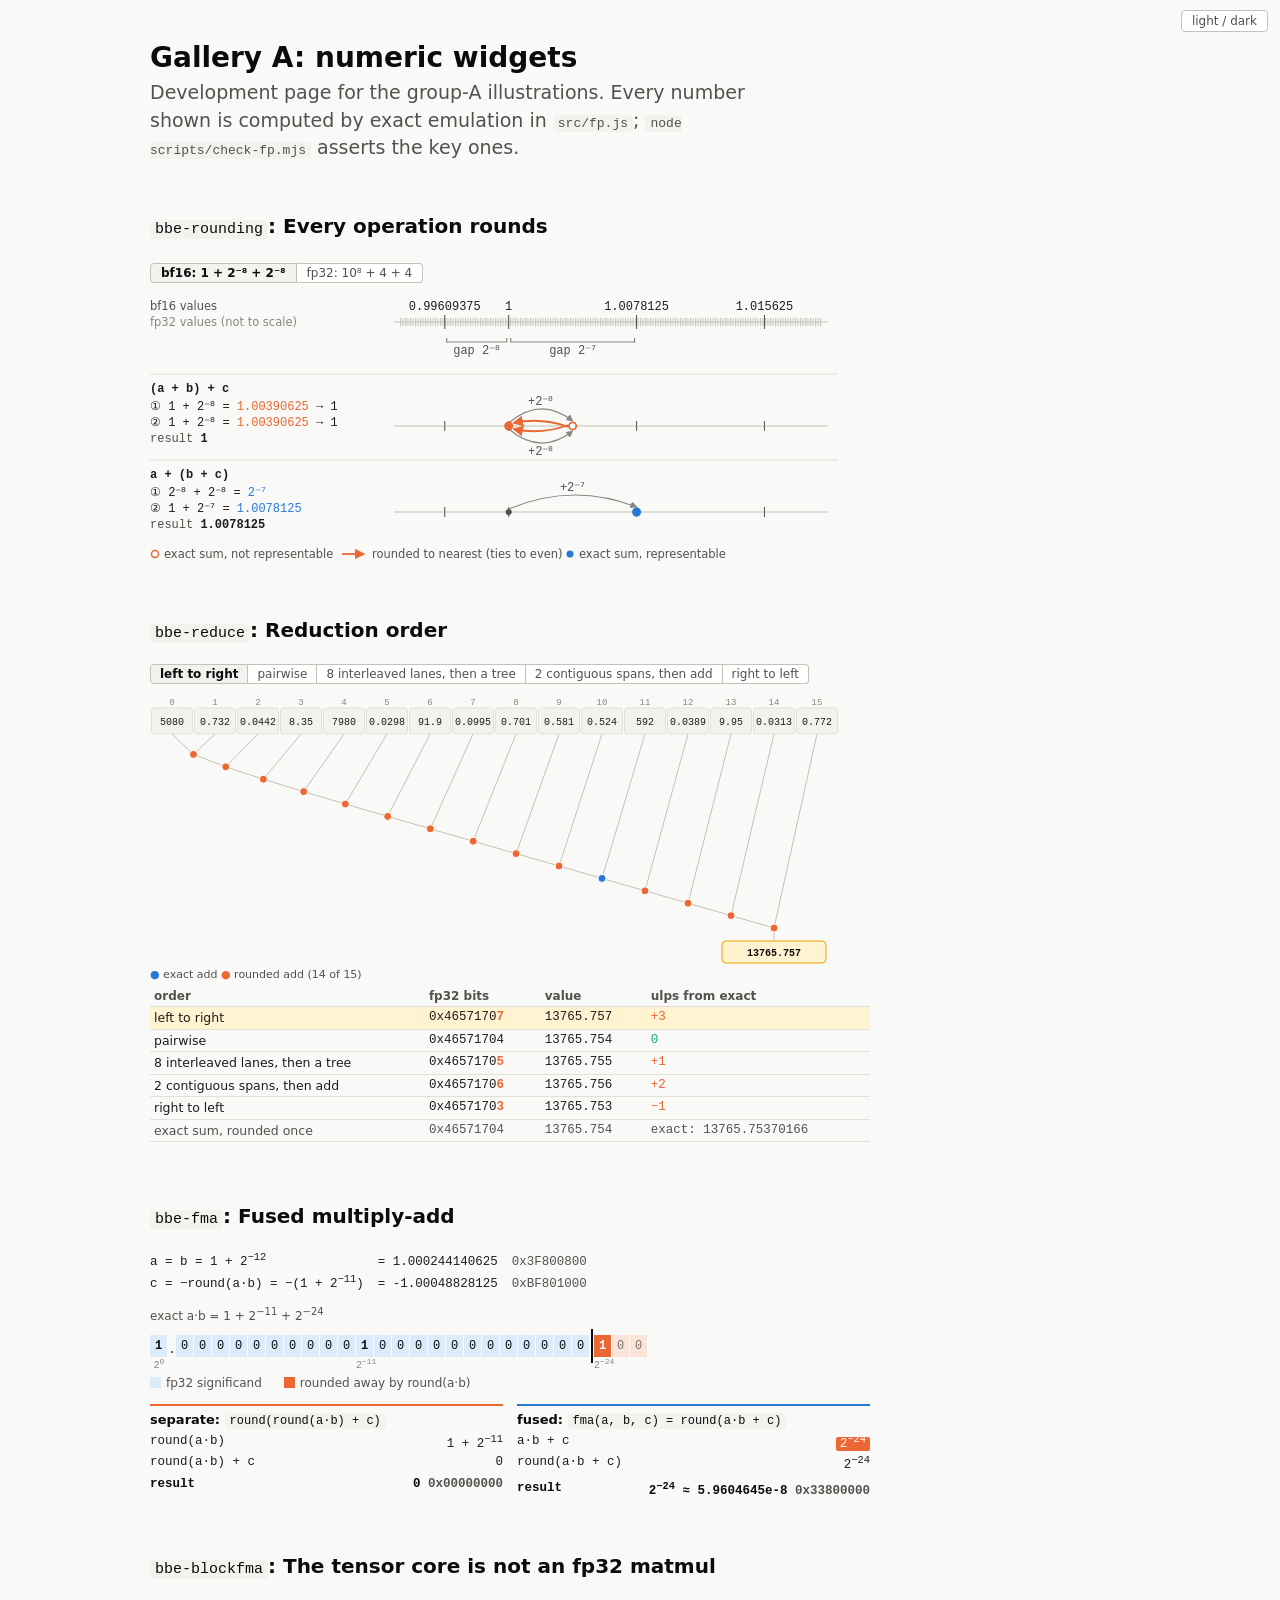
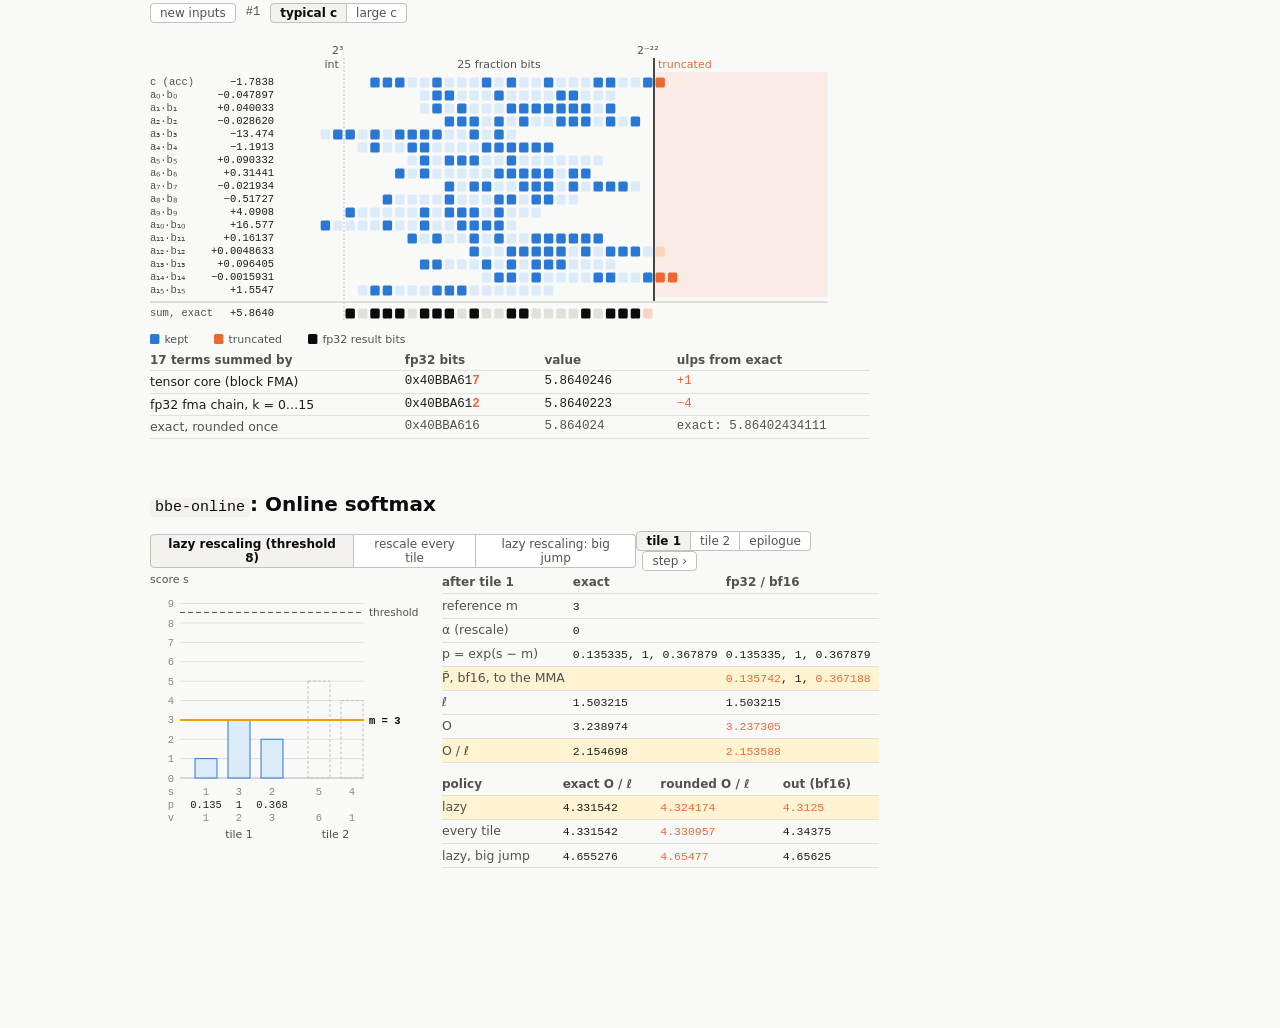
<file: dev/gallery-a.html>
<!doctype html>
<html lang="en">
<head>
<meta charset="utf-8">
<meta name="viewport" content="width=device-width, initial-scale=1">
<title>Gallery A: numeric widgets</title>
<link rel="stylesheet" href="../site.css">
<style>
  .theme { position: fixed; top: 10px; right: 12px; font: 12px var(--sans); padding: 3px 10px; border: 1px solid var(--rule-strong);
    border-radius: 4px; background: var(--card); color: var(--muted); cursor: pointer; }
  h2 code { font-size: 15px; }
</style>
<script>if (location.hash === '#dark') document.documentElement.classList.add('dark');</script>
</head>
<body>
<button class="theme" onclick="document.documentElement.classList.toggle('dark')">light / dark</button>
<main>
<h1>Gallery A: numeric widgets</h1>
<p class="dek">Development page for the group-A illustrations. Every number shown is computed by exact emulation in <code>src/fp.js</code>; <code>node scripts/check-fp.mjs</code> asserts the key ones.</p>

<h2><code>bbe-rounding</code>: Every operation rounds</h2>
<bbe-rounding data-widget></bbe-rounding>

<h2><code>bbe-reduce</code>: Reduction order</h2>
<bbe-reduce data-widget></bbe-reduce>

<h2><code>bbe-fma</code>: Fused multiply-add</h2>
<bbe-fma data-widget></bbe-fma>

<h2><code>bbe-blockfma</code>: The tensor core is not an fp32 matmul</h2>
<bbe-blockfma data-widget></bbe-blockfma>

<h2><code>bbe-online</code>: Online softmax</h2>
<bbe-online data-widget></bbe-online>
</main>
<script type="module" src="../src/rounding.js"></script>
<script type="module" src="../src/reduce.js"></script>
<script type="module" src="../src/fma.js"></script>
<script type="module" src="../src/blockfma.js"></script>
<script type="module" src="../src/online.js"></script>
</body>
</html>
</file>
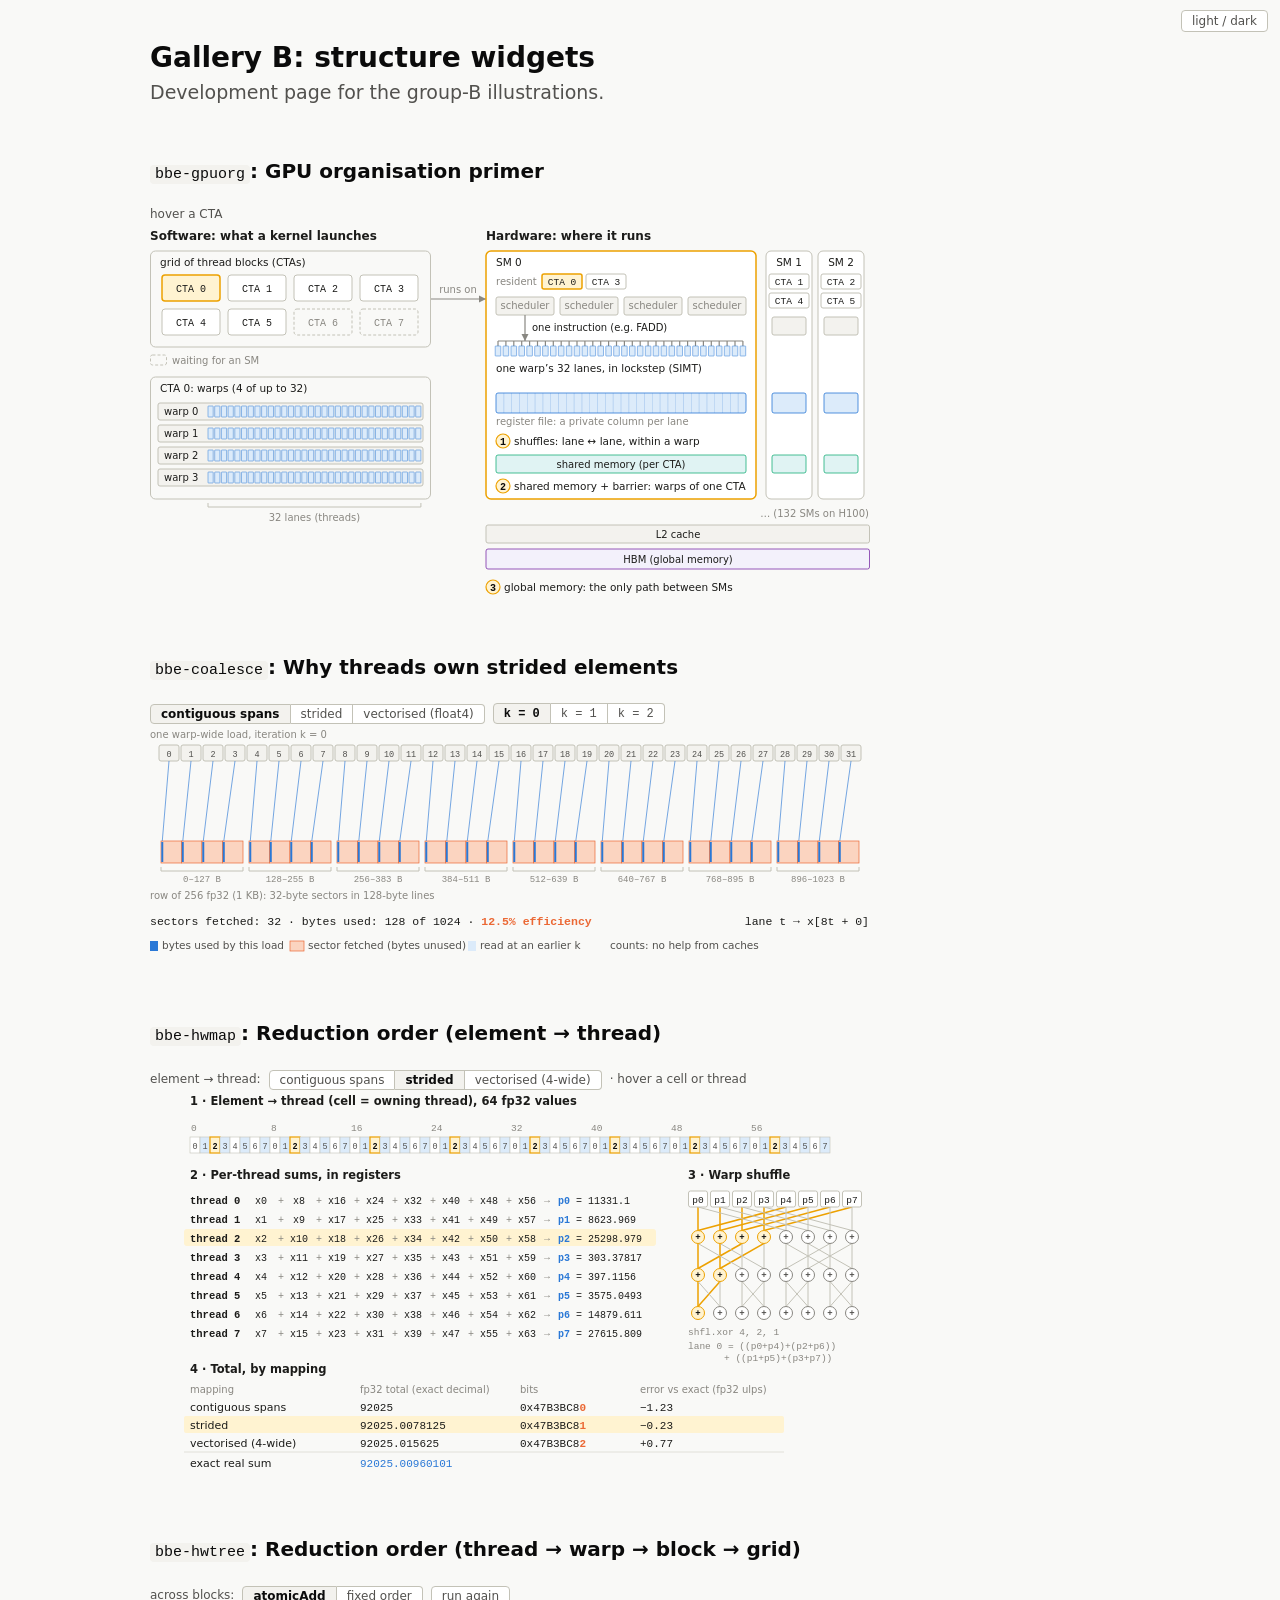
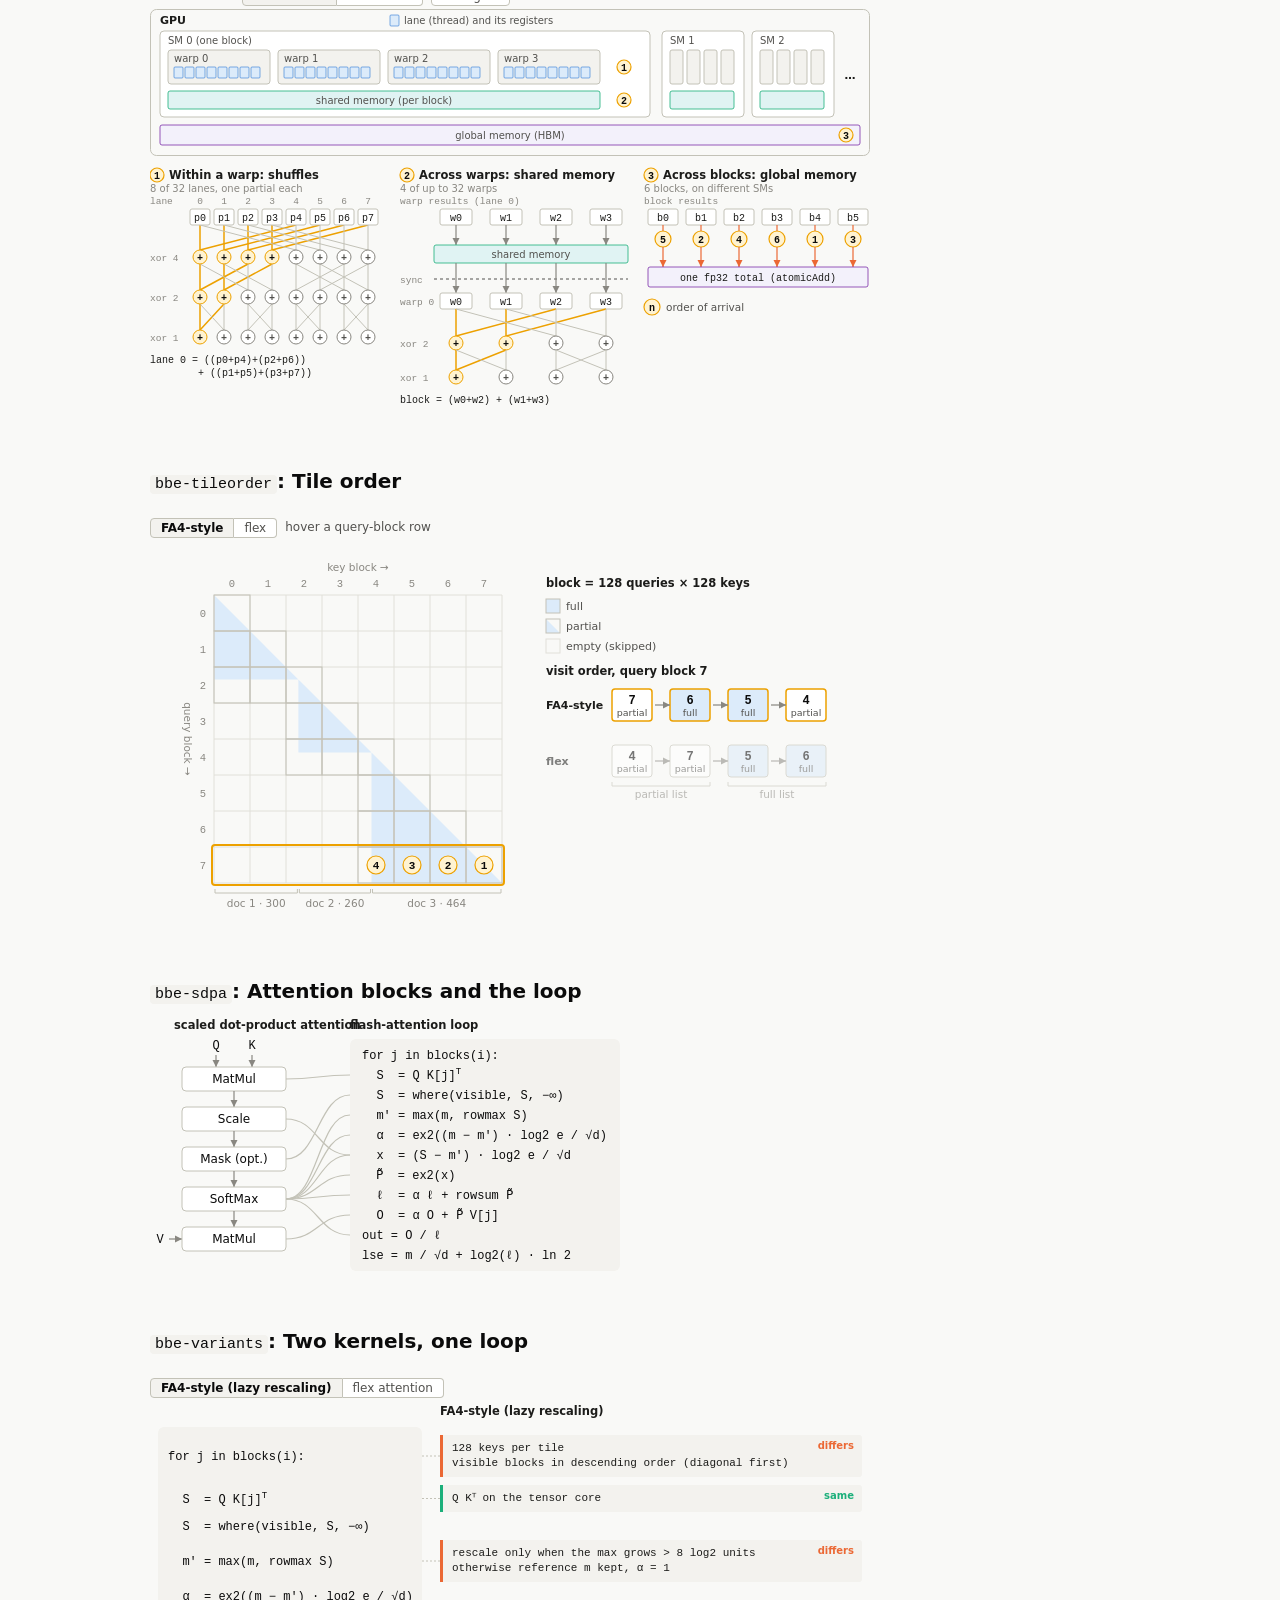
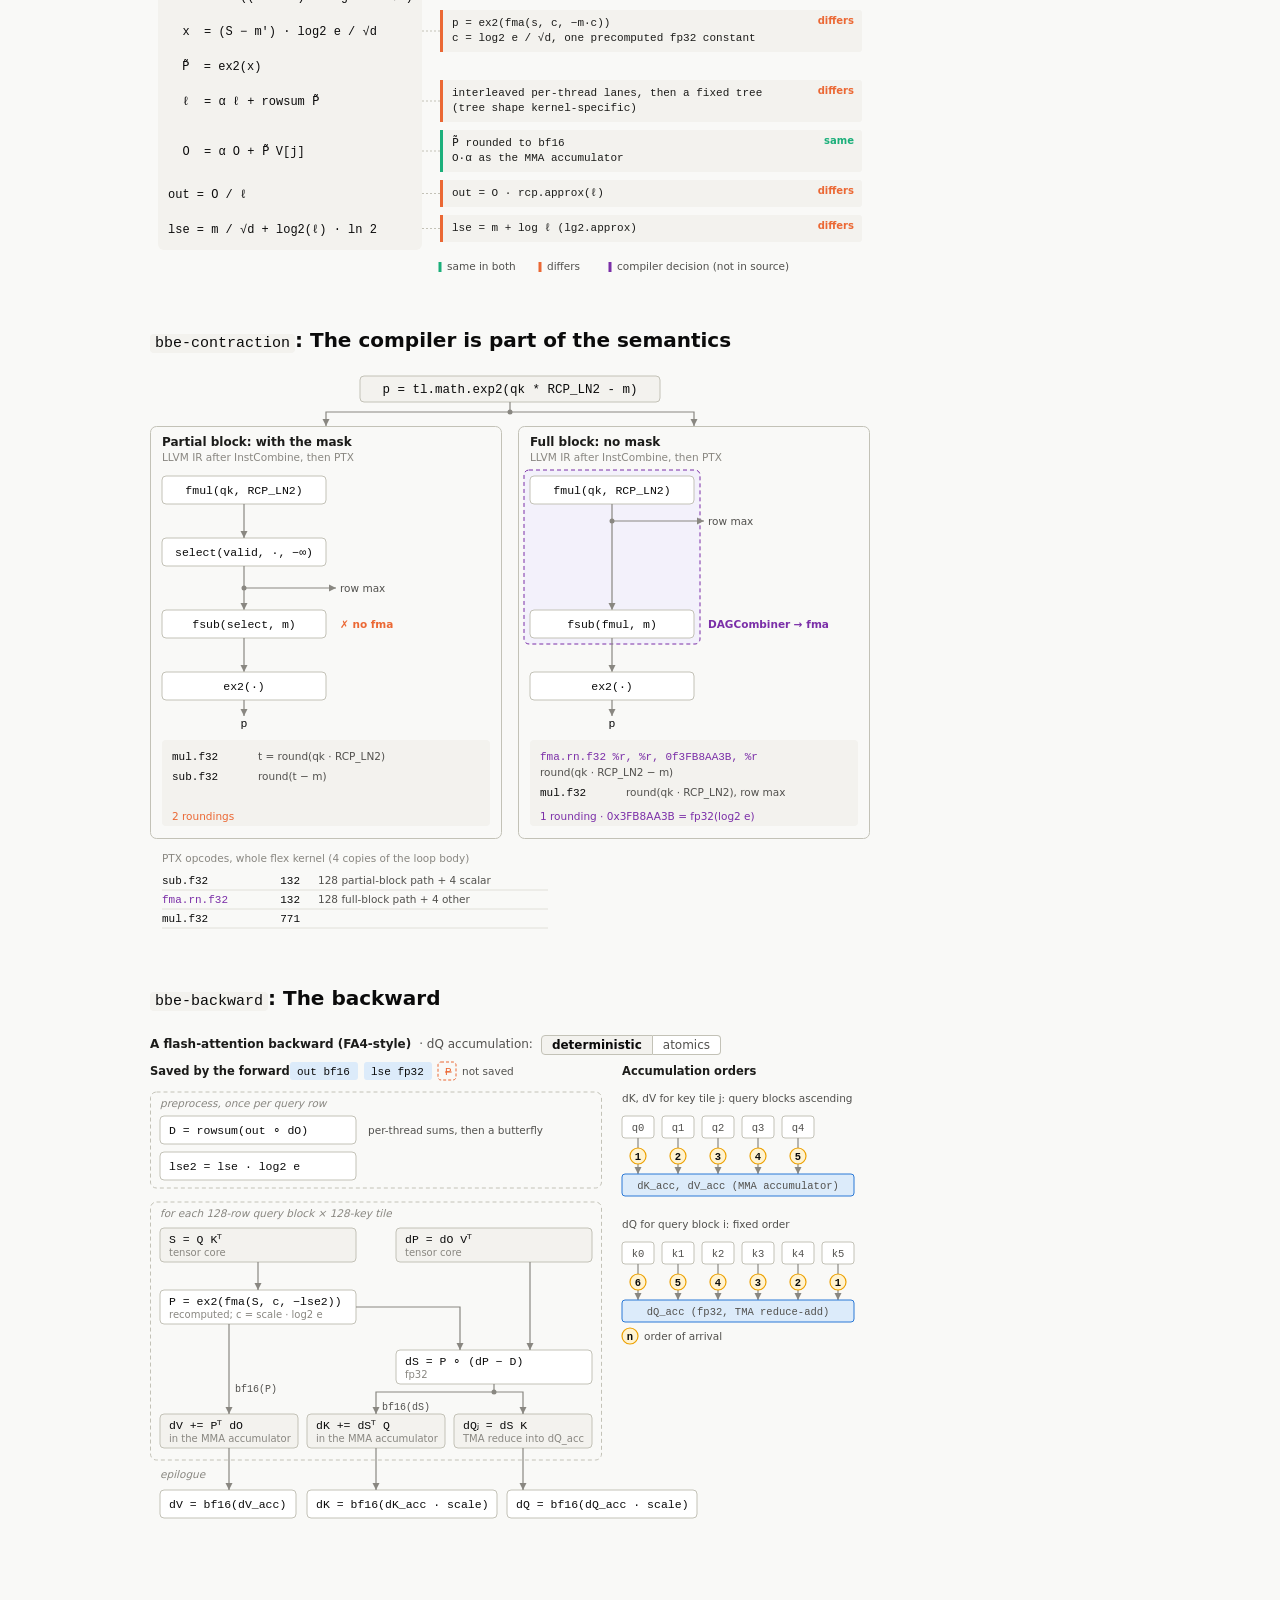
<file: dev/gallery-b.html>
<!doctype html>
<html lang="en">
<head>
<meta charset="utf-8">
<meta name="viewport" content="width=device-width, initial-scale=1">
<title>Gallery B: structure widgets</title>
<link rel="stylesheet" href="../site.css">
<style>
  .theme { position: fixed; top: 10px; right: 12px; font: 12px var(--sans); padding: 3px 10px; border: 1px solid var(--rule-strong);
    border-radius: 4px; background: var(--card); color: var(--muted); cursor: pointer; }
  h2 code { font-size: 15px; }
</style>
<script>if (location.hash === '#dark') document.documentElement.classList.add('dark');</script>
</head>
<body>
<button class="theme" onclick="document.documentElement.classList.toggle('dark')">light / dark</button>
<main>
<h1>Gallery B: structure widgets</h1>
<p class="dek">Development page for the group-B illustrations.</p>

<h2><code>bbe-gpuorg</code>: GPU organisation primer</h2>
<bbe-gpuorg data-widget></bbe-gpuorg>

<h2><code>bbe-coalesce</code>: Why threads own strided elements</h2>
<bbe-coalesce data-widget></bbe-coalesce>

<h2><code>bbe-hwmap</code>: Reduction order (element → thread)</h2>
<bbe-hwmap data-widget></bbe-hwmap>

<h2><code>bbe-hwtree</code>: Reduction order (thread → warp → block → grid)</h2>
<bbe-hwtree data-widget></bbe-hwtree>

<h2><code>bbe-tileorder</code>: Tile order</h2>
<bbe-tileorder data-widget></bbe-tileorder>

<h2><code>bbe-sdpa</code>: Attention blocks and the loop</h2>
<bbe-sdpa data-widget></bbe-sdpa>

<h2><code>bbe-variants</code>: Two kernels, one loop</h2>
<bbe-variants data-widget></bbe-variants>

<h2><code>bbe-contraction</code>: The compiler is part of the semantics</h2>
<bbe-contraction data-widget></bbe-contraction>

<h2><code>bbe-backward</code>: The backward</h2>
<bbe-backward data-widget></bbe-backward>
</main>
<script type="module" src="../src/gpuorg.js"></script>
<script type="module" src="../src/coalesce.js"></script>
<script type="module" src="../src/hwmap.js"></script>
<script type="module" src="../src/hwtree.js"></script>
<script type="module" src="../src/tileorder.js"></script>
<script type="module" src="../src/sdpa.js"></script>
<script type="module" src="../src/variants.js"></script>
<script type="module" src="../src/contraction.js"></script>
<script type="module" src="../src/backward.js"></script>
</body>
</html>
</file>
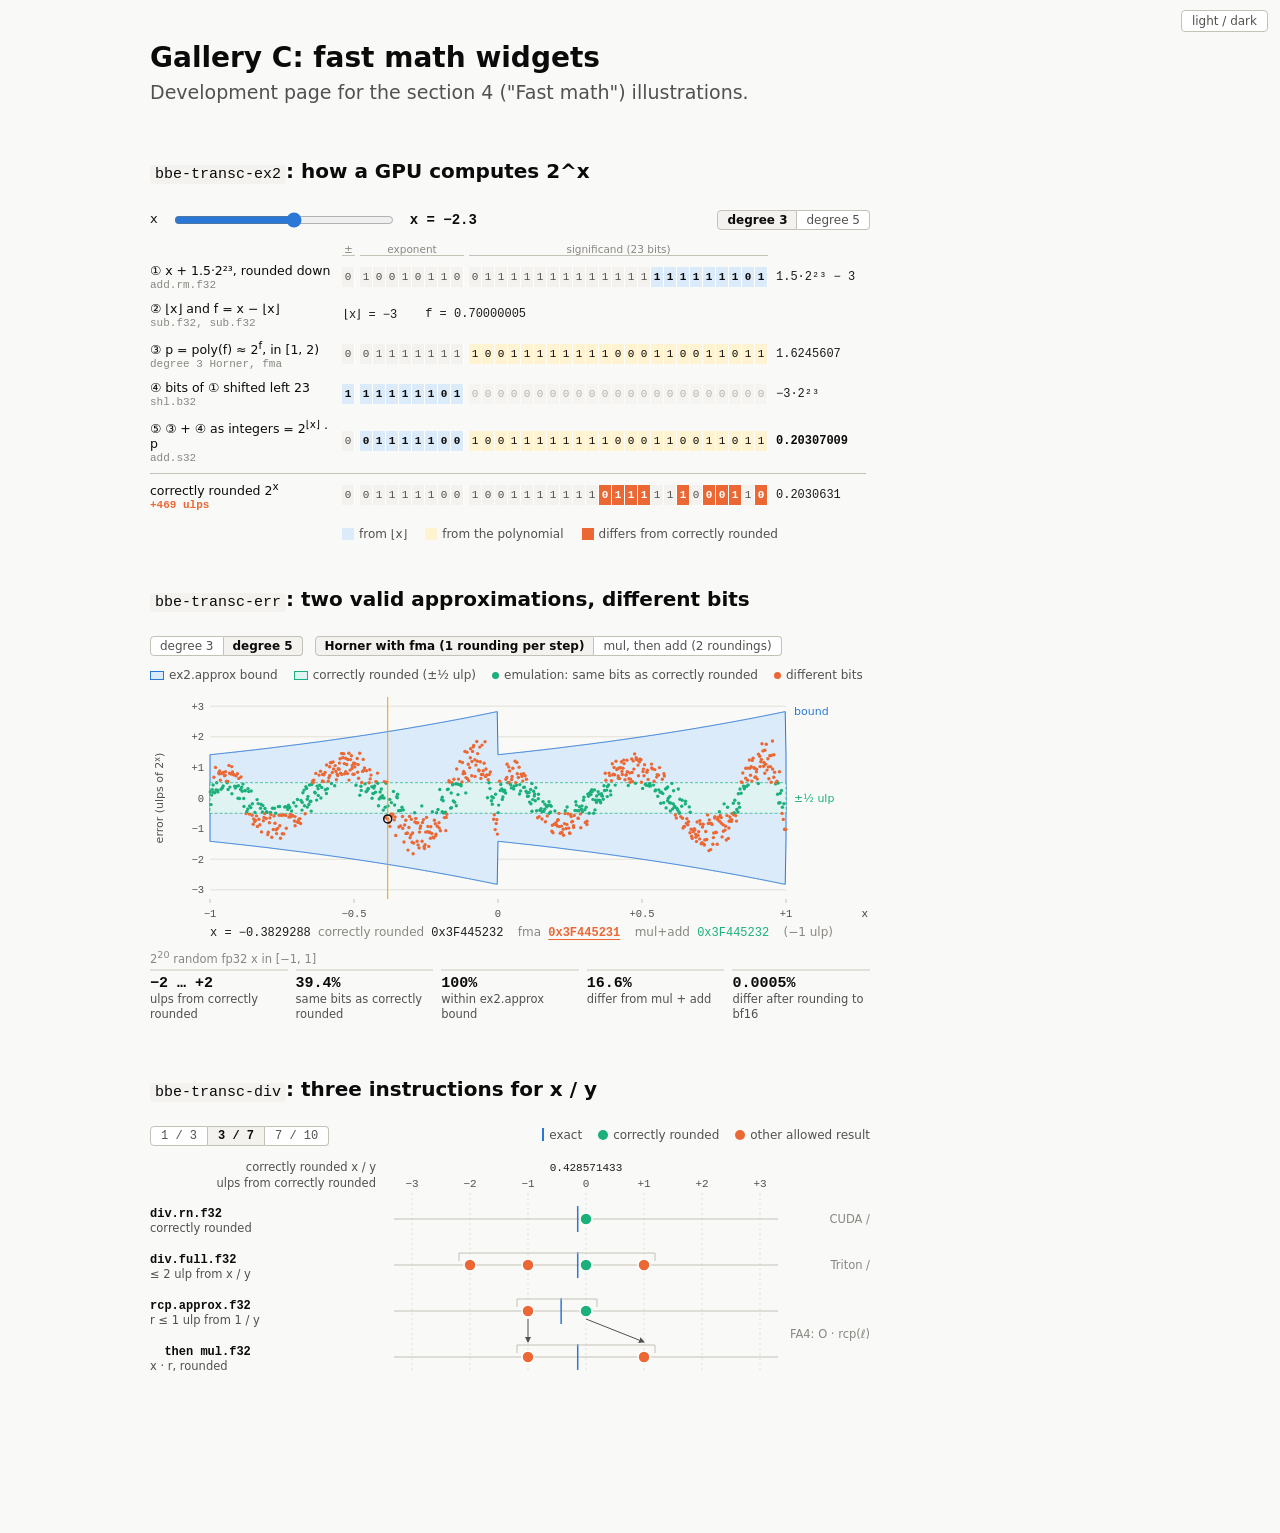
<file: dev/gallery-c.html>
<!doctype html>
<html lang="en">
<head>
<meta charset="utf-8">
<meta name="viewport" content="width=device-width, initial-scale=1">
<title>Gallery C: fast math widgets</title>
<link rel="stylesheet" href="../site.css">
<style>
  .theme { position: fixed; top: 10px; right: 12px; font: 12px var(--sans); padding: 3px 10px; border: 1px solid var(--rule-strong);
    border-radius: 4px; background: var(--card); color: var(--muted); cursor: pointer; }
  h2 code { font-size: 15px; }
</style>
<script>if (location.hash === '#dark') document.documentElement.classList.add('dark');</script>
</head>
<body>
<button class="theme" onclick="document.documentElement.classList.toggle('dark')">light / dark</button>
<main>
<h1>Gallery C: fast math widgets</h1>
<p class="dek">Development page for the section 4 ("Fast math") illustrations.</p>

<h2><code>bbe-transc-ex2</code>: how a GPU computes 2^x</h2>
<bbe-transc-ex2 data-widget></bbe-transc-ex2>

<h2><code>bbe-transc-err</code>: two valid approximations, different bits</h2>
<bbe-transc-err data-widget></bbe-transc-err>

<h2><code>bbe-transc-div</code>: three instructions for x / y</h2>
<bbe-transc-div data-widget></bbe-transc-div>
</main>
<script type="module" src="../src/transc-ex2.js"></script>
<script type="module" src="../src/transc-err.js"></script>
<script type="module" src="../src/transc-div.js"></script>
</body>
</html>
</file>
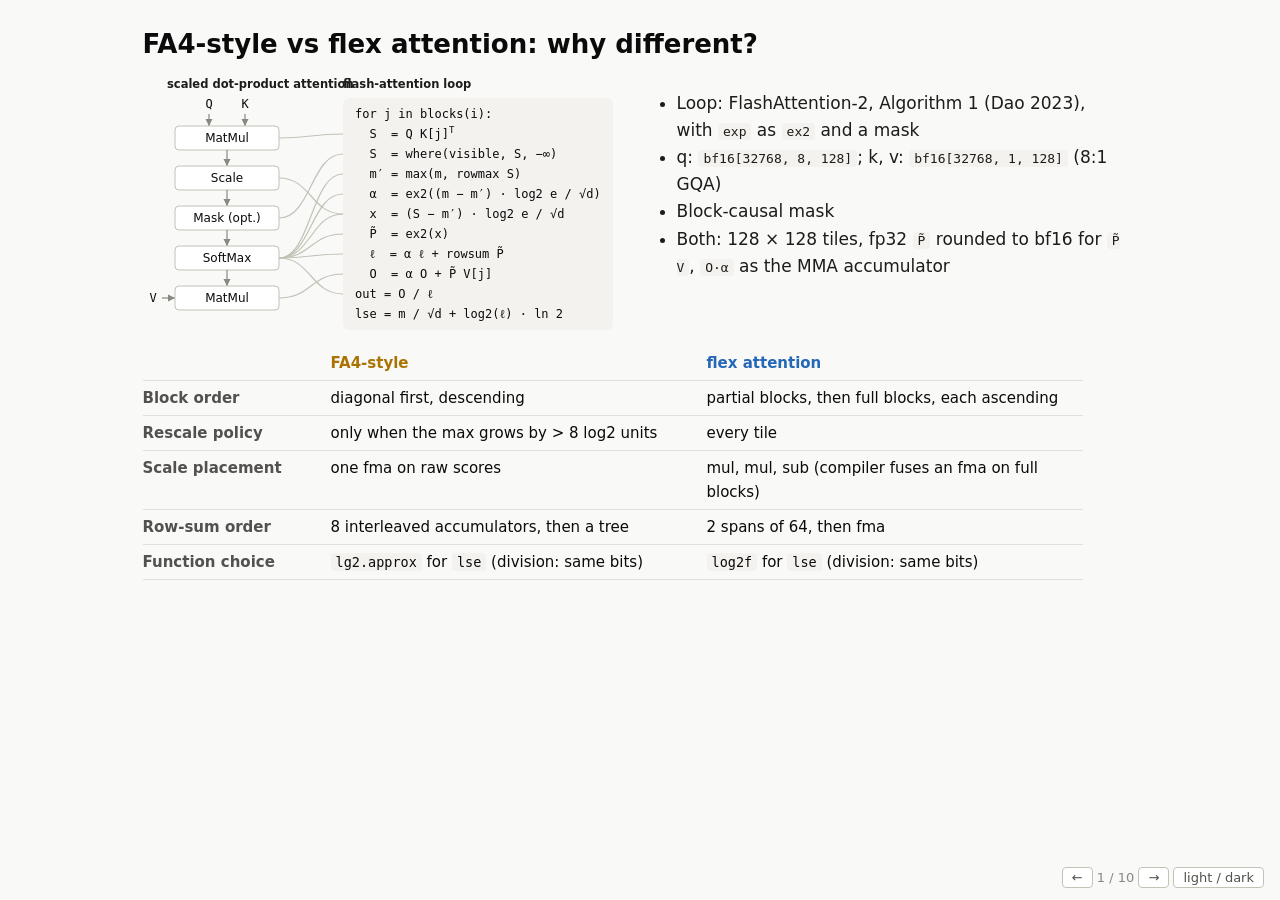
<file: dev/slides.html>
<!doctype html>
<html lang="en">
<head>
<meta charset="utf-8">
<meta name="viewport" content="width=device-width, initial-scale=1">
<title>FA4-style vs flex attention: why different</title>
<link rel="stylesheet" href="../site.css">
<script>document.documentElement.classList.toggle('dark', (localStorage.getItem('bbe-theme') ?? (matchMedia('(prefers-color-scheme: dark)').matches ? 'dark' : 'light')) === 'dark');</script>
<style>
  /* Kernel colours, deck-wide and in widget titles: FA4-style amber, flex blue (as in the block-order widget). */
  :root { --fa4: var(--amber); --fa4-soft: var(--amber-soft); --flex: var(--blue); --flex-soft: var(--blue-soft);
    --fa4-text: color-mix(in srgb, var(--fa4) 70%, var(--ink)); --flex-text: color-mix(in srgb, var(--flex) 85%, var(--ink)); }
  .k.fa4 { color: var(--fa4-text); }
  .k.flex { color: var(--flex-text); }
  html { scrollbar-gutter: stable; }
  main { padding-top: 24px; }
  .slide { display: none; }
  .slide.on { display: block; }
  .slide h2 { margin-top: 0; font-size: 26px; }
  .slide h2 .n { color: var(--faint); margin-right: 8px; }
  .t.vs { font-size: 15px; margin: 10px 0 18px; }
  .t.vs { width: 100%; }
  .t.vs th { width: 140px; }
  .t.vs.cols td { width: 40%; }
  .t.vs td code { font-size: 13.5px; }
  .setup li { font-size: 17px; }
  .slide math { font-size: 1.12em; }
  .slide math[display=block] { margin: 10px 0 14px; max-width: 720px; }
  .slide .eqs { display: grid; grid-template-columns: max-content auto; align-items: center; justify-content: start; gap: 12px 20px; margin: 12px 0 18px; }
  .slide .eqs .lab { font-weight: 600; color: var(--muted); }
  .slide .eqs math { justify-self: start; }
  .t.fn { font-size: 15px; width: 100%; }
  .t.fn td code { font-size: 13.5px; }
  .t.fn th, .t.fn td { padding-left: 8px; }
  .t.fn th:first-child { white-space: nowrap; }
  .t.fn tr.grp th { color: var(--ink); padding-top: 14px; }
  .t.fn tr.fa4 > * { background: var(--fa4-soft); }
  .t.fn tr.flex > * { background: var(--flex-soft); }
  .where { display: grid; grid-template-columns: max-content 1fr; gap: 24px; align-items: start; margin: 8px 0 4px; }
  .where p { font-size: 15px; margin: 0 0 10px; }
  .loop { margin: 8px 0 12px; width: max-content; }
  .where .loop { margin: 0; }
  .loop code { line-height: inherit; }
  .loop .ch { display: inline-block; width: 1ch; }
  .loop sup { display: inline-block; font-size: 100%; vertical-align: baseline; transform: translateY(-.35em) scale(.75); }
  .loop .hl { display: block; margin: 0 -14px; padding: 0 14px; background: color-mix(in srgb, var(--ink) 10%, var(--panel)); }
  .loop .cm { color: var(--faint); }
  .nav { position: fixed; bottom: 12px; right: 16px; font: 13px var(--sans); color: var(--faint); }
  .nav button { font: inherit; padding: 2px 9px; border: 1px solid var(--rule-strong); border-radius: 4px;
    background: var(--card); color: var(--muted); cursor: pointer; }
</style>
</head>
<body>
<main>

<section class="slide" data-slug="intro">
  <h2>FA4-style vs flex attention: why different?</h2>
  <div class="where">
    <bbe-sdpa data-widget></bbe-sdpa>
    <ul class="setup">
      <li>Loop: FlashAttention-2, Algorithm 1 (Dao 2023), with <code>exp</code> as <code>ex2</code> and a mask</li>
      <li>q: <code>bf16[32768, 8, 128]</code>; k, v: <code>bf16[32768, 1, 128]</code> (8:1 GQA)</li>
      <li>Block-causal mask</li>
      <li>Both: 128 &times; 128 tiles, fp32 <code>P̃</code> rounded to bf16 for <code>P̃ V</code>, <code>O&middot;&alpha;</code> as the MMA accumulator</li>
    </ul>
  </div>
  <table class="t vs cols">
    <tr><th></th><th class="k fa4">FA4-style</th><th class="k flex">flex attention</th></tr>
    <tr><th>Block order</th><td>diagonal first, descending</td><td>partial blocks, then full blocks, each ascending</td></tr>
    <tr><th>Rescale policy</th><td>only when the max grows by &gt; 8 log2 units</td><td>every tile</td></tr>
    <tr><th>Scale placement</th><td>one fma on raw scores</td><td>mul, mul, sub (compiler fuses an fma on full blocks)</td></tr>
    <tr><th>Row-sum order</th><td>8 interleaved accumulators, then a tree</td><td>2 spans of 64, then fma</td></tr>
    <tr><th>Function choice</th><td><code>lg2.approx</code> for <code>lse</code> (division: same bits)</td><td><code>log2f</code> for <code>lse</code> (division: same bits)</td></tr>
  </table>
</section>

<section class="slide" data-slug="block-order">
  <h2><span class="n">1</span>Block order</h2>
  <pre class="loop" data-hl="for"></pre>
  <div style="display: grid; grid-template-columns: 450px 390px; margin-left: 80px; font-size: 15px; line-height: 1.4; color: var(--text)">
    <p style="margin: 0; max-width: 400px"><b class="k fa4">FA4-style:</b> each query block visits its key blocks from the diagonal leftward, nearest first.</p>
    <p style="margin: 0"><b class="k flex">flex:</b> each query block visits its partial blocks left to right, then its full blocks left to right; the block mask stores them as two separate lists.</p>
  </div>
  <bbe-visitorder data-widget></bbe-visitorder>
</section>

<section class="slide" data-slug="why-rescale">
  <h2><span class="n">2</span>Why flash attention rescales</h2>
  <div class="where">
  <pre class="loop" data-hl="m alpha l O"></pre>
  <div>
  <p>For one query row with scores <math><msub><mi>s</mi><mi>j</mi></msub></math>
  and values <math><msub><mi>v</mi><mi>j</mi></msub></math>, attention is a
  weighted average of the values:</p>
  <math display="block">
    <mi>out</mi><mo>=</mo>
    <mfrac>
      <mrow><munder><mo>&sum;</mo><mi>j</mi></munder><msup><mi>e</mi><msub><mi>s</mi><mi>j</mi></msub></msup><msub><mi>v</mi><mi>j</mi></msub></mrow>
      <mrow><munder><mo>&sum;</mo><mi>j</mi></munder><msup><mi>e</mi><msub><mi>s</mi><mi>j</mi></msub></msup></mrow>
    </mfrac>
  </math>
  </div>
  </div>
  <p>To keep <math><mi>exp</mi></math> in range, kernels subtract a reference
  <math><mi>m</mi></math> from every score. With weights
  <math><msub><mi>p</mi><mi>j</mi></msub><mo>=</mo><msup><mi>e</mi><mrow><msub><mi>s</mi><mi>j</mi></msub><mo>&minus;</mo><mi>m</mi></mrow></msup></math>,
  they track the denominator
  <math><mi>ℓ</mi><mo>=</mo><mo>&sum;</mo><msub><mi>p</mi><mi>j</mi></msub></math>
  and the numerator
  <math><mi>O</mi><mo>=</mo><mo>&sum;</mo><msub><mi>p</mi><mi>j</mi></msub><msub><mi>v</mi><mi>j</mi></msub></math>.
  Offline, <math><mi>m</mi></math> is the row max; online, it is the largest
  score so far, and moving it to
  <math><mi>m</mi><mo lspace="0" rspace="0">&prime;</mo></math> rescales what
  has been summed:</p>
  <div class="eqs">
    <span class="lab">offline</span>
    <math displaystyle="true">
      <mi>out</mi><mo>=</mo>
      <mfrac>
        <mrow><munder><mo>&sum;</mo><mi>j</mi></munder><msup><mi>e</mi><mrow><msub><mi>s</mi><mi>j</mi></msub><mo>&minus;</mo><mi>m</mi></mrow></msup><msub><mi>v</mi><mi>j</mi></msub></mrow>
        <mrow><munder><mo>&sum;</mo><mi>j</mi></munder><msup><mi>e</mi><mrow><msub><mi>s</mi><mi>j</mi></msub><mo>&minus;</mo><mi>m</mi></mrow></msup></mrow>
      </mfrac><mo>=</mo><mfrac><mi>O</mi><mi>ℓ</mi></mfrac><mo>,</mo>
      <mspace width="1em"/>
      <mi>m</mi><mo>=</mo><msub><mi>max</mi><mi>j</mi></msub><msub><mi>s</mi><mi>j</mi></msub>
    </math>
    <span class="lab">online</span>
    <math displaystyle="true">
      <mi>&alpha;</mi><mo>=</mo><msup><mi>e</mi><mrow><mi>m</mi><mo>&minus;</mo><mi>m</mi><mo lspace="0" rspace="0">&prime;</mo></mrow></msup><mo>,</mo>
      <mspace width="1.5em"/>
      <mi>ℓ</mi><mo>&larr;</mo><mi>&alpha;</mi><mi>ℓ</mi><mo>+</mo><munder><mo>&sum;</mo><mtext>new tile</mtext></munder><msub><mi>p</mi><mi>j</mi></msub><mo>,</mo>
      <mspace width="1.5em"/>
      <mi>O</mi><mo>&larr;</mo><mi>&alpha;</mi><mi>O</mi><mo>+</mo><munder><mo>&sum;</mo><mtext>new tile</mtext></munder><msub><mi>p</mi><mi>j</mi></msub><msub><mi>v</mi><mi>j</mi></msub>
    </math>
  </div>
  <p>The example below is one row of nine keys, computed both ways: offline,
  with the whole row in hand (top), and online, one tile of three keys at a
  time, the way a flash-attention kernel does it (bottom). Both halves use the
  same keys, columns and scales. The buttons step the bottom half through the
  kernel's loop (arrow keys work once the diagram is clicked).</p>
  <bbe-offline-online data-widget></bbe-offline-online>

  <h3>Offline: subtract a reference so <math><mi>exp</mi></math> does not overflow</h3>
  <p>The scores are between 91 and 95. In fp32,
  <math><msup><mi>e</mi><mi>x</mi></msup></math> is <code>inf</code> for any
  <math><mi>x</mi><mo>&gt;</mo><mn>88.72</mn></math>, so every
  <math><msup><mi>e</mi><mi>s</mi></msup></math> is <code>inf</code>, both sums
  are <code>inf</code>, and <math><mi>out</mi></math> is
  <code>inf / inf = NaN</code>. Multiplying every term of both sums by the same
  factor <math><msup><mi>e</mi><mrow><mo>&minus;</mo><mi>m</mi></mrow></msup></math>
  leaves the ratio unchanged, which gives the offline line above. The weights
  are then at most <math><msup><mi>e</mi><mn>0</mn></msup><mo>=</mo><mn>1</mn></math>.
  In the example, <math><mi>m</mi><mo>=</mo><mn>95</mn></math> (top half).</p>

  <h3>Online: keys arrive one tile at a time, so <math><mi>m</mi></math> has to move</h3>
  <p>A flash-attention kernel never holds the whole row. It reads the keys one
  tile at a time (128 keys in practice, 3 here) and keeps
  <math><mi>m</mi></math>, <math><mi>ℓ</mi></math> and <math><mi>O</mi></math>
  as running values. It cannot know that 95 is the largest score until it has
  seen tile 2, so <math><mi>m</mi></math> is the largest score so far. When a
  tile brings a larger score, the kernel applies the online line above: it
  multiplies the old <math><mi>ℓ</mi></math> and <math><mi>O</mi></math> by
  <math><mi>&alpha;</mi></math>, then adds the new tile.</p>
  <ol>
    <li>After tile 1 (scores 91, 93, 92), <math><mi>m</mi><mo>=</mo><mn>93</mn></math>.
    The weights are
    <math><msup><mi>e</mi><mrow><mo>&minus;</mo><mn>2</mn></mrow></msup><mo>,</mo><mn>1</mn><mo>,</mo><msup><mi>e</mi><mrow><mo>&minus;</mo><mn>1</mn></mrow></msup></math>,
    so <math><mi>ℓ</mi><mo>=</mo><msup><mi>e</mi><mrow><mo>&minus;</mo><mn>2</mn></mrow></msup><mo>+</mo><mn>1</mn><mo>+</mo><msup><mi>e</mi><mrow><mo>&minus;</mo><mn>1</mn></mrow></msup></math>.</li>
    <li>Tile 2 brings a score of 95, so <math><mi>m</mi></math> becomes 95.
    The tile-1 terms in <math><mi>ℓ</mi></math> and <math><mi>O</mi></math>
    were computed as
    <math><msup><mi>e</mi><mrow><mi>s</mi><mo>&minus;</mo><mn>93</mn></mrow></msup></math>,
    but against the new reference they should be
    <math><msup><mi>e</mi><mrow><mi>s</mi><mo>&minus;</mo><mn>95</mn></mrow></msup><mo>=</mo><msup><mi>e</mi><mrow><mi>s</mi><mo>&minus;</mo><mn>93</mn></mrow></msup><mo>&middot;</mo><msup><mi>e</mi><mrow><mo>&minus;</mo><mn>2</mn></mrow></msup></math>.
    The kernel kept only the sums, not the individual weights, so it
    multiplies all of <math><mi>ℓ</mi></math> and all of
    <math><mi>O</mi></math> by
    <math><mi>&alpha;</mi><mo>=</mo><msup><mi>e</mi><mrow><mn>93</mn><mo>&minus;</mo><mn>95</mn></mrow></msup><mo>=</mo><msup><mi>e</mi><mrow><mo>&minus;</mo><mn>2</mn></mrow></msup></math>
    and then adds tile 2. The dashed outlines are the sizes before that
    multiply.</li>
    <li>Tile 3's largest score is 94, below 95, so <math><mi>m</mi></math>
    stays and <math><mi>&alpha;</mi><mo>=</mo><mn>1</mn></math>: nothing to
    rescale.</li>
    <li>After the last tile, the online <math><mi>m</mi></math> is the offline
    95, every online weight equals the offline weight above it, and
    the online <math><mi>ℓ</mi></math> and <math><mi>O</mi></math> end where
    the offline ones do (the guide lines turn green). The online loop is the offline sum done
    in pieces; the multiply by <math><mi>&alpha;</mi></math> is what makes the
    pieces agree. Without it, the tile-1 terms would stay at their dashed
    sizes.</li>
    <li>Even if <math><mi>m</mi></math> had stopped short of 95, both sums
    would carry the same extra factor, which cancels in
    <math><mi>O</mi><mo>/</mo><mi>ℓ</mi></math>. The reference only has to
    keep <math><mi>exp</mi></math> in range; it does not have to be exactly
    the maximum. The next slide uses that freedom.</li>
  </ol>
</section>

<section class="slide" data-slug="rescale-policy">
  <h2><span class="n">2</span>Rescale policy</h2>
  <div class="where">
  <pre class="loop" data-hl="m alpha"></pre>
  <div>
  <p><b class="k fa4">FA4-style (lazy):</b> move <math><mi>m</mi></math> only when the tile max exceeds it by &gt; 8 log2 units, else <math><mi>&alpha;</mi><mo>=</mo><mn>1</mn></math>.</p>
  <p><b class="k flex">flex (every tile):</b> move <math><mi>m</mi></math> to the running max on every tile.</p>
  </div>
  </div>
  <bbe-rescalepolicy data-widget></bbe-rescalepolicy>
</section>

<section class="slide" data-slug="rescale-bits">
  <h2><span class="n">2</span>Why lazy and every-tile differ in bits</h2>
  <pre class="loop" data-hl="alpha P l O"></pre>
  <bbe-unitgrid data-widget></bbe-unitgrid>
  <p>The same sum in different units, not a reordering. In exact arithmetic
  every intermediate of the every-tile kernel (each <math><mi>p</mi></math>,
  <math><mi>ℓ</mi></math> and <math><mi>O</mi></math>) is the lazy one times
  <math><mi>c</mi><mo>=</mo><msup><mi>e</mi><mrow><msub><mi>m</mi><mtext>lazy</mtext></msub><mo>&minus;</mo><msub><mi>m</mi><mtext>new</mtext></msub></mrow></msup></math>,
  so <math><mi>O</mi><mo>/</mo><mi>ℓ</mi></math> agrees. Rounding does not
  commute with scaling, <math><mi>fl</mi><mo>(</mo><mi>c</mi><mi>x</mi><mo>)</mo><mo>&ne;</mo><mi>c</mi><mo>&middot;</mo><mi>fl</mi><mo>(</mo><mi>x</mi><mo>)</mo></math>,
  unless <math><mi>c</mi></math> is a power of two. Each weight, each addition
  into <math><mi>ℓ</mi></math> and <math><mi>O</mi></math>, the bf16 cast of
  <math><mover accent="true"><mi>P</mi><mo>~</mo></mover></math>, and every tile's extra
  <math><mi>fl</mi><mo>(</mo><mi>&alpha;</mi><mi>ℓ</mi><mo>)</mo></math>,
  <math><mi>fl</mi><mo>(</mo><mi>&alpha;</mi><mi>O</mi><mo>)</mo></math> round
  on grids that do not correspond.</p>
  <p>If <math><mi>m</mi></math> moved only in whole log2 units,
  <math><mi>&alpha;</mi></math> would be a power of two and every rescale
  exact. On a B200, <math><mi>out</mi></math> then differs in 0.1&ndash;0.2% of
  rows instead of 87&ndash;100%; the rest comes from rounding
  <math><mi>s</mi><mo>&minus;</mo><mi>m</mi></math> and from
  <code>ex2.approx</code>, which is shift-invariant only while its argument
  keeps its sign.</p>
</section>

<section class="slide" data-slug="scale-placement">
  <h2><span class="n">3</span>Scale placement</h2>
  <div class="where">
    <pre class="loop" data-hl="mask x"></pre>
    <div>
      <p><b>The step.</b> With the softmax scale, the weight from slide 2 is
      <math><msup><mi>e</mi><mrow><mo>(</mo><mi>s</mi><mo>&minus;</mo><mi>m</mi><mo>)</mo><mo>/</mo><msqrt><mi>d</mi></msqrt></mrow></msup></math>.
      The GPU has <code>ex2</code> but no <code>exp</code>, so
      <math><mi>x</mi></math> carries two constants,
      <math><mn>1</mn><mo>/</mo><msqrt><mi>d</mi></msqrt></math> and
      <math><msub><mi>log</mi><mn>2</mn></msub><mi>e</mi></math>.</p>
      <p><b>Partial blocks.</b> A partial block holds some hidden (query, key)
      pairs, whose scores must be &minus;&infin; before the max and the
      <code>ex2</code>. On a full block the mask does nothing, so flex compiles
      the loop body twice, with and without it.</p>
    </div>
  </div>
  <table class="t vs">
    <tr><th class="k fa4">FA4-style</th><td><code>m</code> in raw units, <code>log2 e / &radic;d</code> folded into one constant ahead of time: one <code>fma</code> in the source, on every block (the mask acts earlier, on raw <code>S</code>)</td></tr>
    <tr><th class="k flex">flex, partial</th><td>source: <code>&times; 1/&radic;d</code>, mask, <code>&times; log2 e</code>, <code>&minus; m</code>; LLVM moves the mask after <code>&times; log2 e</code>, leaving mul, mul, sub</td></tr>
    <tr><th class="k flex">flex, full</th><td>no mask, so <code>&times; log2 e</code> feeds <code>&minus; m</code> and the compiler fuses them into one <code>fma</code></td></tr>
  </table>
  <bbe-scaleplace data-widget></bbe-scaleplace>
</section>

<section class="slide" data-slug="row-sum">
  <h2><span class="n">4</span>Row-sum order</h2>
  <div class="where">
    <pre class="loop" data-hl="l"></pre>
    <div>
      <p><b>The step.</b> Each tile adds its 128 fp32 weights for one query
      row into <math><mi>ℓ</mi></math>, the denominator of
      <math><mi>O</mi><mo>/</mo><mi>ℓ</mi></math>. The order of those adds,
      and where the old <math><mi>&alpha;</mi><mi>ℓ</mi></math> joins, is set
      by how the tile's rows are spread over threads.</p>
      <p><b class="k fa4">FA4-style:</b> <math><mi>&alpha;</mi><mi>ℓ</mi></math> starts accumulator 0.
      <b class="k flex">flex:</b> one <code>fma</code> adds <math><mi>&alpha;</mi><mi>ℓ</mi></math> at the end.</p>
    </div>
  </div>
  <bbe-rowsum data-widget></bbe-rowsum>
</section>

<section class="slide" data-slug="div-log2">
  <h2><span class="n">5</span>Why several versions of x / y and log2</h2>
  <div class="where">
    <pre class="loop" data-hl="out lse"></pre>
    <ul class="setup">
      <li>No divide unit: every fp32 <code>x / y</code> starts from <code>MUFU.RCP</code></li>
      <li>MUFU (rcp, lg2, ex2): 16 results/clk/SM; FFMA: 128 (sm_90)</li>
    </ul>
  </div>
  <table class="t fn">
    <tr><th></th><th>PTX</th><th>SASS (sm_100)</th><th>max error</th><th>default in</th></tr>
    <tr class="grp"><th colspan="5">x / y</th></tr>
    <tr><th>correctly rounded</th><td><code>div.rn.f32</code></td><td>MUFU.RCP, FCHK, 5 FFMA; slow path: ~85 instr.</td><td>0 ulp</td><td>CUDA <code>/</code>, <code>tl.math.div_rn</code></td></tr>
    <tr class="flex"><th>full range</th><td><code>div.full.f32</code></td><td>MUFU.RCP, FMUL + range fixup</td><td>2 ulp</td><td>Triton <code>/</code> &rarr; <span class="k flex">flex</span></td></tr>
    <tr class="fa4"><th>reciprocal</th><td><code>rcp.approx.f32</code>, <code>mul</code></td><td>MUFU.RCP, FMUL + range fixup</td><td>1 ulp + 1 rounding</td><td><span class="k fa4">FA4-style</span>: 1 rcp per row</td></tr>
    <tr><th>fast</th><td><code>div.approx.f32</code></td><td>MUFU.RCP, FMUL</td><td>2 ulp, |y| &le; 2<sup>126</sup></td><td>CUDA <code>--use_fast_math</code></td></tr>
    <tr class="grp"><th colspan="5">log2 x</th></tr>
    <tr class="flex"><th>library</th><td>libdevice <code>log2f</code></td><td>~25 instr., 12 FFMA, no MUFU</td><td>1 ulp</td><td>CUDA <code>log2f</code>, <code>tl.math.log2</code> &rarr; <span class="k flex">flex</span></td></tr>
    <tr class="fa4"><th>hardware</th><td><code>lg2.approx.f32</code></td><td>MUFU.LG2</td><td>2<sup>&minus;22</sup> abs. on (0.5, 2)</td><td>CUDA <code>--use_fast_math</code>, <span class="k fa4">FA4-style</span></td></tr>
  </table>
</section>

<section class="slide" data-slug="function-choice">
  <h2><span class="n">5</span>Function choice</h2>
  <pre class="loop" data-hl="lse"></pre>
  <bbe-lse-heatmap data-widget></bbe-lse-heatmap>
</section>

<section class="slide" data-slug="variants">
  <h2>One loop, five decisions</h2>
  <bbe-variants data-widget></bbe-variants>
</section>

</main>
<div class="nav"><button data-d="-1">&larr;</button> <span class="pos"></span> <button data-d="1">&rarr;</button> <button class="theme">light / dark</button></div>
<script type="module">
  import { LOOP } from '../src/variants.js';
  const width = (h) => h.replace(/<[^>]+>|\p{M}/gu, '').length;
  document.querySelectorAll('pre.loop').forEach((pre) => {
    const hl = pre.dataset.hl.split(' ');
    pre.innerHTML = '<code>' + LOOP.map(([k, code, cm]) => {
      code = code.replace(/ℓ/g, '<span class="ch">ℓ</span>');
      const line = cm ? code + ' '.repeat(38 - width(code)) + `<span class="cm"># ${cm}</span>` : code;
      return hl.includes(k) ? `<span class="hl">${line}</span>` : line + '\n';
    }).join('').trimEnd() + '</code>';
  });

  const slides = [...document.querySelectorAll('.slide')], pos = document.querySelector('.pos');
  let i = 0;
  function show(k) {
    i = Math.max(0, Math.min(slides.length - 1, k));
    slides.forEach((s, j) => s.classList.toggle('on', j === i));
    pos.textContent = `${i + 1} / ${slides.length}`;
    history.replaceState(null, '', `#${slides[i].dataset.slug}`);
  }
  addEventListener('keydown', (e) => {
    if (['ArrowRight', 'PageDown', ' '].includes(e.key)) { e.preventDefault(); show(i + 1); }
    if (['ArrowLeft', 'PageUp'].includes(e.key)) { e.preventDefault(); show(i - 1); }
  });
  document.querySelectorAll('.nav [data-d]').forEach((b) => b.onclick = () => show(i + +b.dataset.d));
  document.querySelector('.theme').onclick = () =>
    localStorage.setItem('bbe-theme', document.documentElement.classList.toggle('dark') ? 'dark' : 'light');
  show(Math.max(0, slides.findIndex((s) => s.dataset.slug === location.hash.slice(1))));
</script>
<script type="module" src="../src/visitorder.js"></script>
<script type="module" src="../src/offline-online.js"></script>
<script type="module" src="../src/rescalepolicy.js"></script>
<script type="module" src="../src/unitgrid.js"></script>
<script type="module" src="../src/scaleplace.js"></script>
<script type="module" src="../src/rowsum.js"></script>
<script type="module" src="../src/lse-heatmap.js"></script>
<script type="module" src="../src/variants.js"></script>
<script type="module" src="../src/sdpa.js"></script>
</body>
</html>
</file>
<file: site.css>
/* Palette: widgets use ONLY these variables (never hardcoded hex), so night
   mode is one block. Light values follow the scaling-dsv3 warm-grey look. */
:root {
  color-scheme: light;
  --bg: #f9f9f7; --card: #ffffff; --panel: #f3f2ee; --rule: #e1e0d9; --rule-strong: #c3c2b7;
  --ink: #0b0b0b; --text: #1c1c1a; --muted: #52514e; --faint: #898781;
  --blue: #2a78d6; --blue-soft: #dcebfa;      /* "kept" / exact / reference */
  --orange: #eb6834; --orange-soft: #fbd4c0;  /* rounded away / dropped / differs */
  --green: #1baf7a; --green-soft: #e0f3f3;    /* agrees */
  --red: #d03b3b; --red-soft: #fdf1f1;        /* error / mismatch emphasis */
  --amber: #eda100; --amber-soft: #fff3d1;    /* highlight / current step */
  --purple: #7b2fa8; --purple-soft: #f3f1fb;  /* compiler decisions */
  --mono: ui-monospace, SFMono-Regular, Menlo, monospace;
  --sans: system-ui, -apple-system, "Segoe UI", sans-serif;
}
:root.dark {
  color-scheme: dark;
  --bg: #161614; --card: #232320; --panel: #2a2923; --rule: #3d3b34; --rule-strong: #615e51;
  --ink: #e8e5dc; --text: #d6d3ca; --muted: #b0ada4; --faint: #97948b;
  --blue: #5c9ae6; --blue-soft: #223950;
  --orange: #f0824f; --orange-soft: #4a2c1e;
  --green: #2bbd88; --green-soft: #18302f;
  --red: #e25555; --red-soft: #322323;
  --amber: #eaa620; --amber-soft: #322a10;
  --purple: #b675e8; --purple-soft: #272438;
}

body { font: 16px/1.6 var(--sans); color: var(--ink); background: var(--bg); margin: 0; }
main { max-width: 980px; margin: 0 auto; padding: 32px 20px 120px; }
h1 { font-size: 28px; line-height: 1.25; margin: 8px 0 4px; }
h2 { font-size: 20px; margin: 48px 0 8px; }
h3 { font-size: 16.5px; margin: 30px 0 6px; }
p, li { max-width: 720px; color: var(--text); }
ul, ol { max-width: 720px; box-sizing: border-box; }
a { color: var(--blue); }
.dek { font-size: 19px; line-height: 1.45; color: var(--muted); margin: 4px 0 20px; max-width: 620px; }
.note, .sub { color: var(--muted); font-size: 13.5px; }
code { font: 13px var(--mono); background: var(--panel); border-radius: 4px; padding: 1px 5px; }
pre { font: 13px/1.5 var(--mono); background: var(--panel); border-radius: 6px; padding: 10px 14px;
  max-width: 720px; overflow-x: auto; }
pre code { background: none; padding: 0; }
table.t { border-collapse: collapse; font-size: 13.5px; margin: 12px 0; max-width: 940px; }
.t th, .t td { text-align: left; padding: 5px 14px 5px 0; border-bottom: 1px solid var(--rule);
  vertical-align: top; font-variant-numeric: tabular-nums; }
.t th { color: var(--muted); font-weight: 600; }
figure { margin: 18px 0 26px; }
figcaption { font-size: 13.5px; color: var(--muted); max-width: 720px; margin-top: 6px; }
.draft { border-left: 3px solid var(--amber); background: var(--amber-soft); padding: 8px 12px;
  font-size: 14px; max-width: 696px; border-radius: 0 4px 4px 0; }
.toc { font-size: 14.5px; }
.toc li { margin: 2px 0; }

/* Custom elements are inline until their module defines them; make every
   widget a block so a missing or still-loading module doesn't collapse. */
[data-widget] { display: block; min-height: 120px; }
[data-widget]:not(:defined) { border: 1px dashed var(--rule-strong); border-radius: 6px; }

/* Author flags: a passage with an open question. Search the source for [[FLAG: */
mark.flag { background: none; color: inherit; text-decoration: underline wavy var(--red); text-underline-offset: 3px; }
.flag-why { color: var(--red); font-size: 13px; }
</file>
